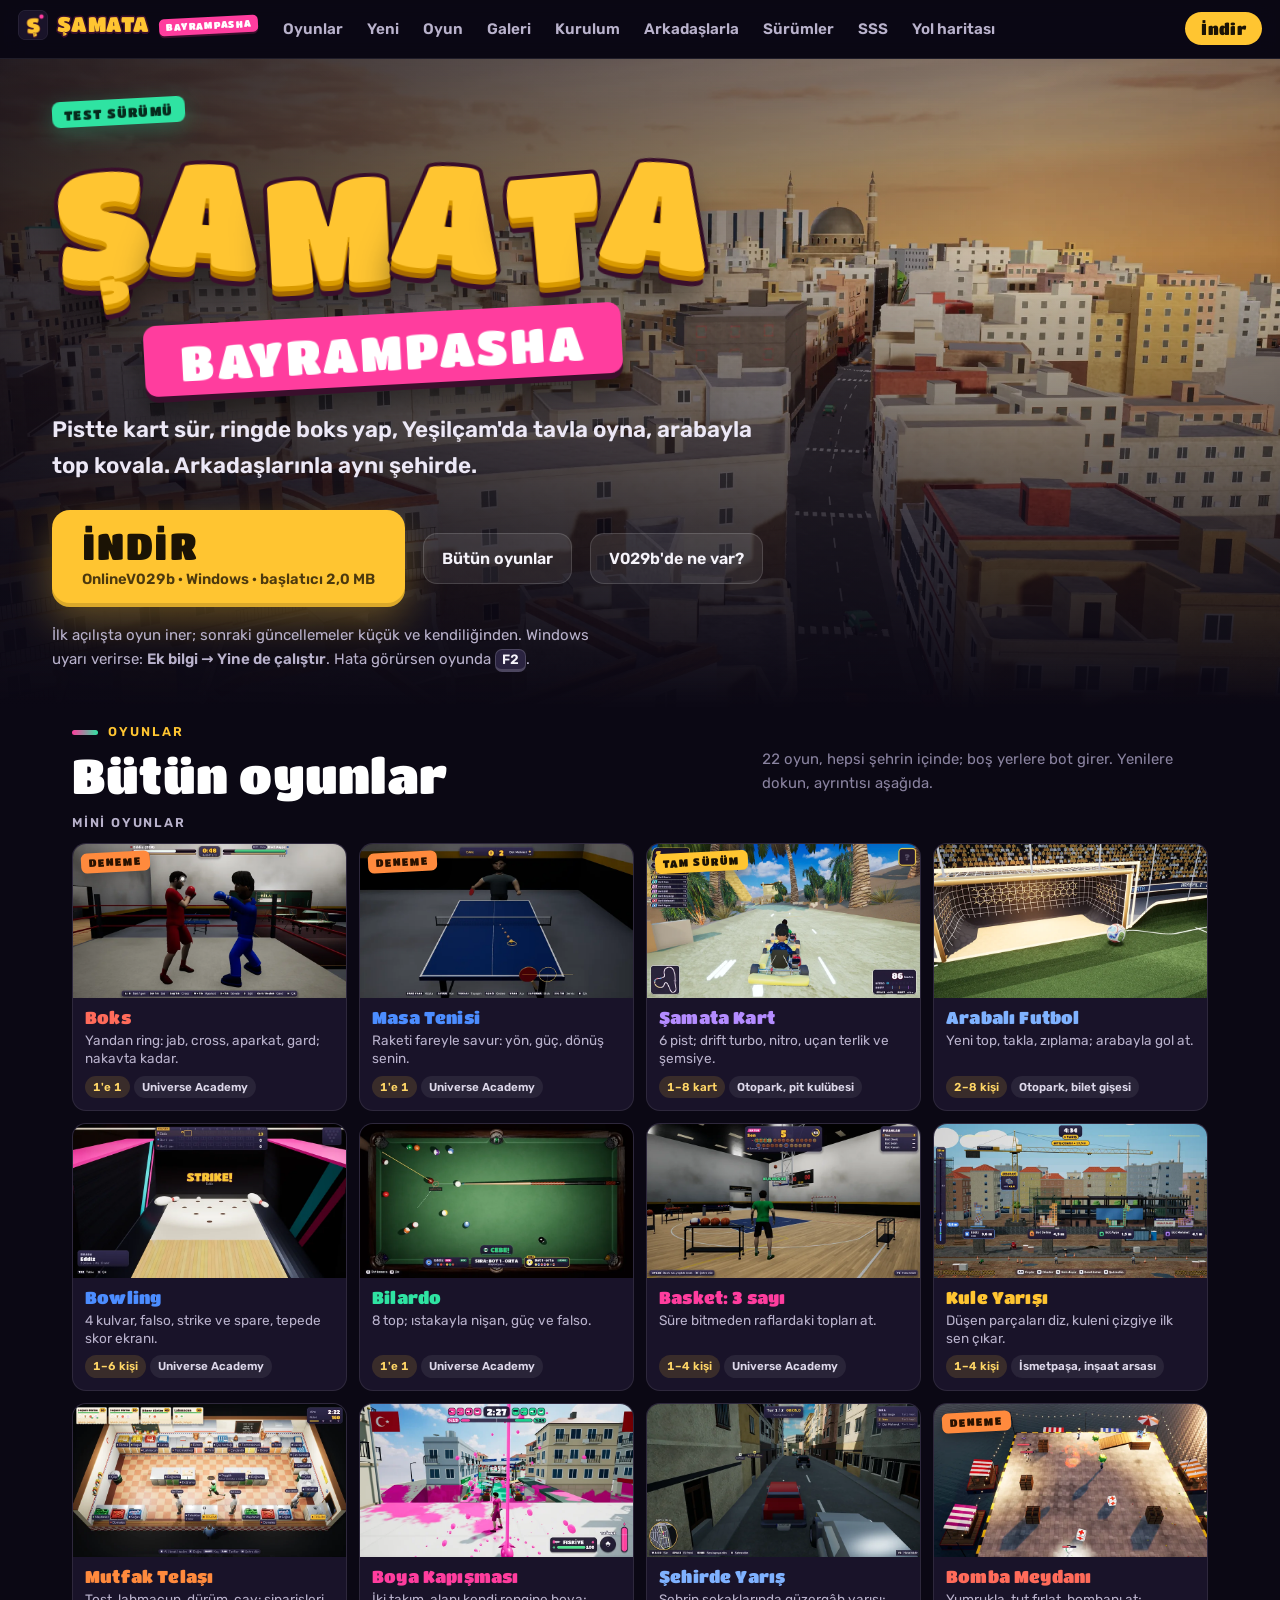
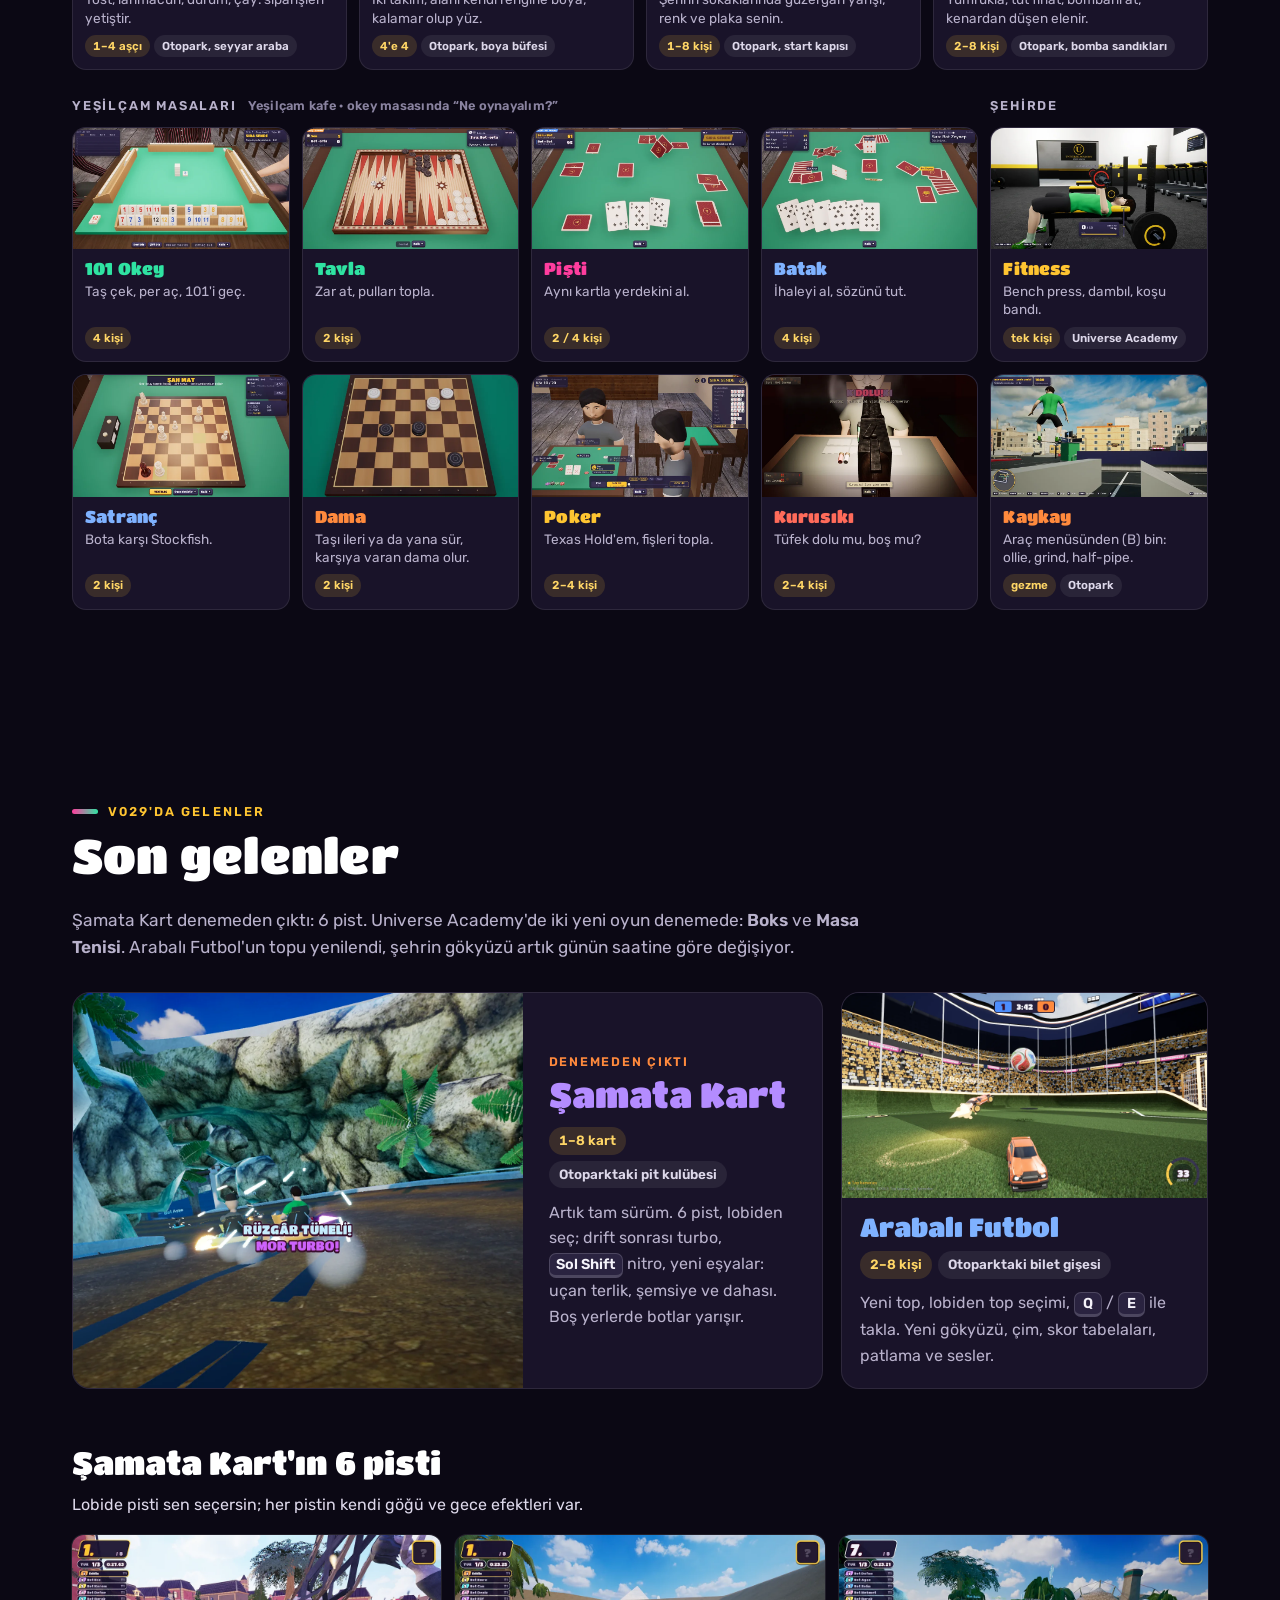
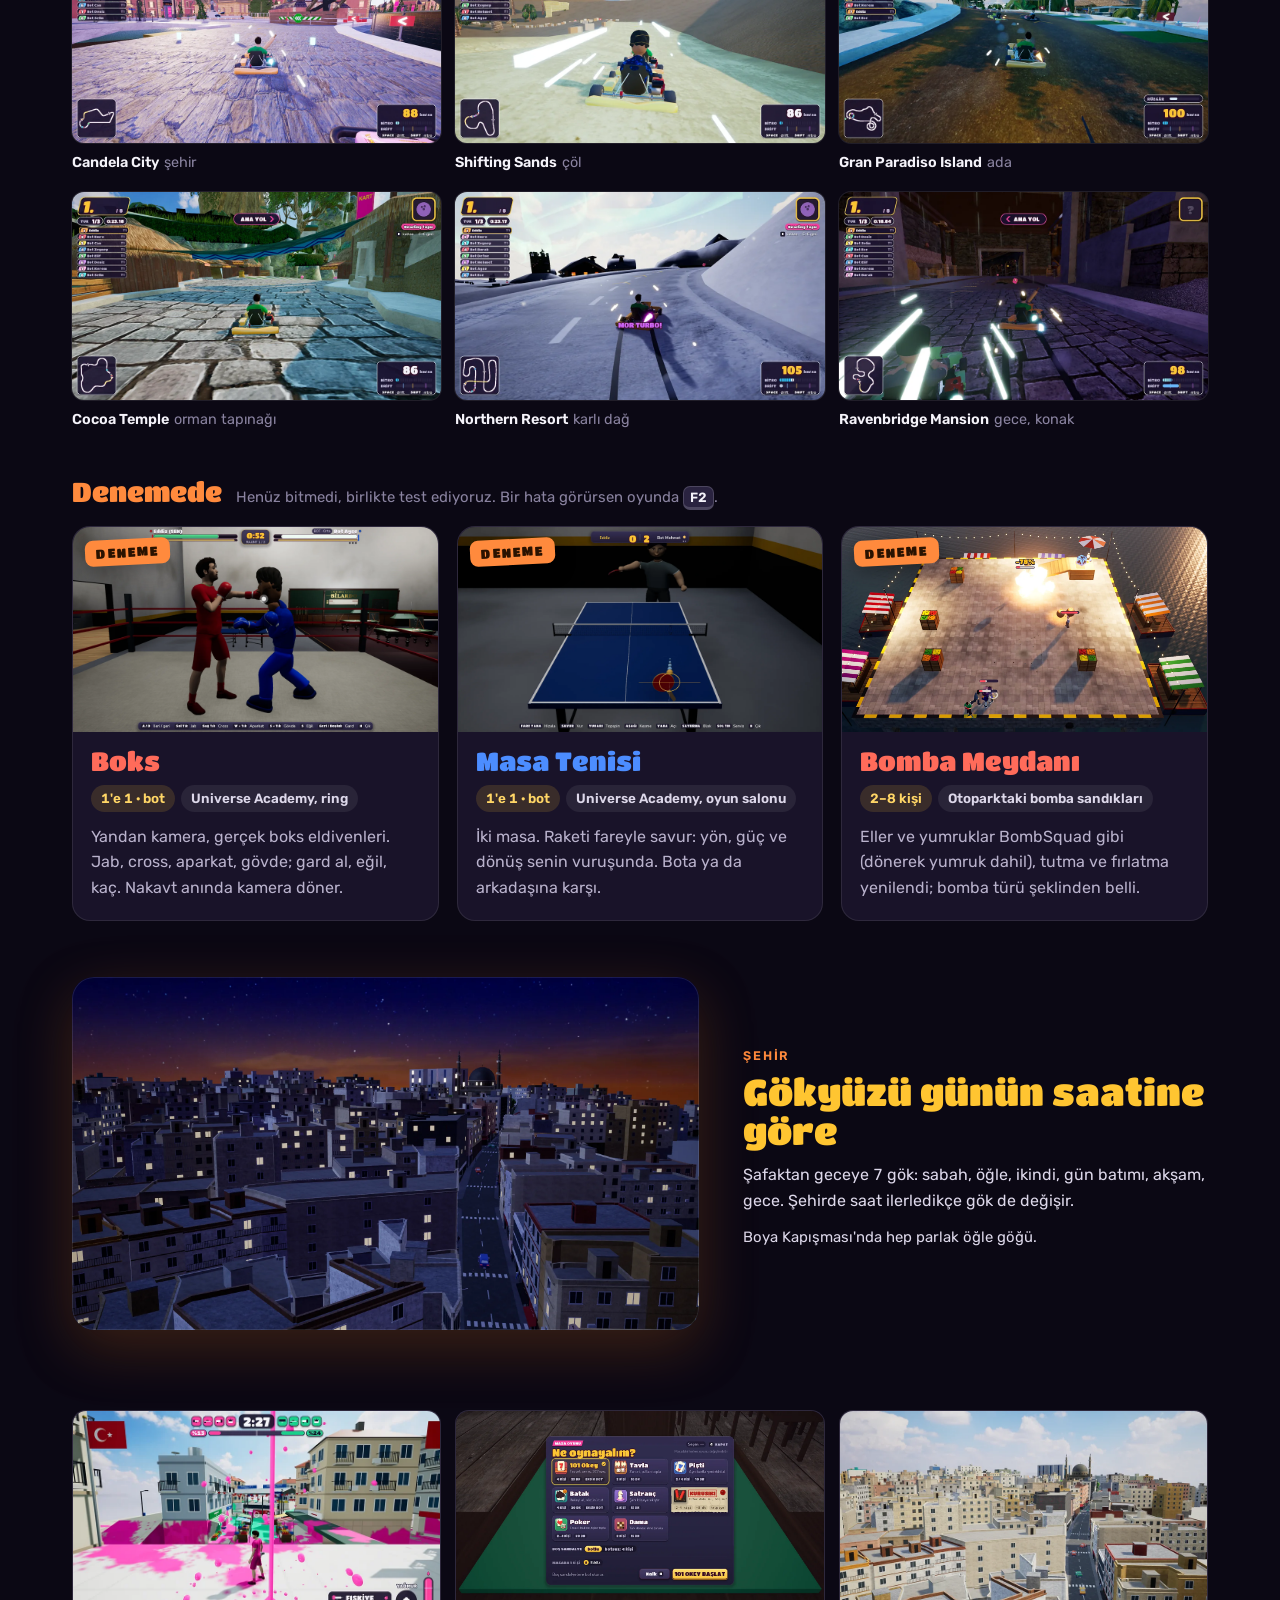
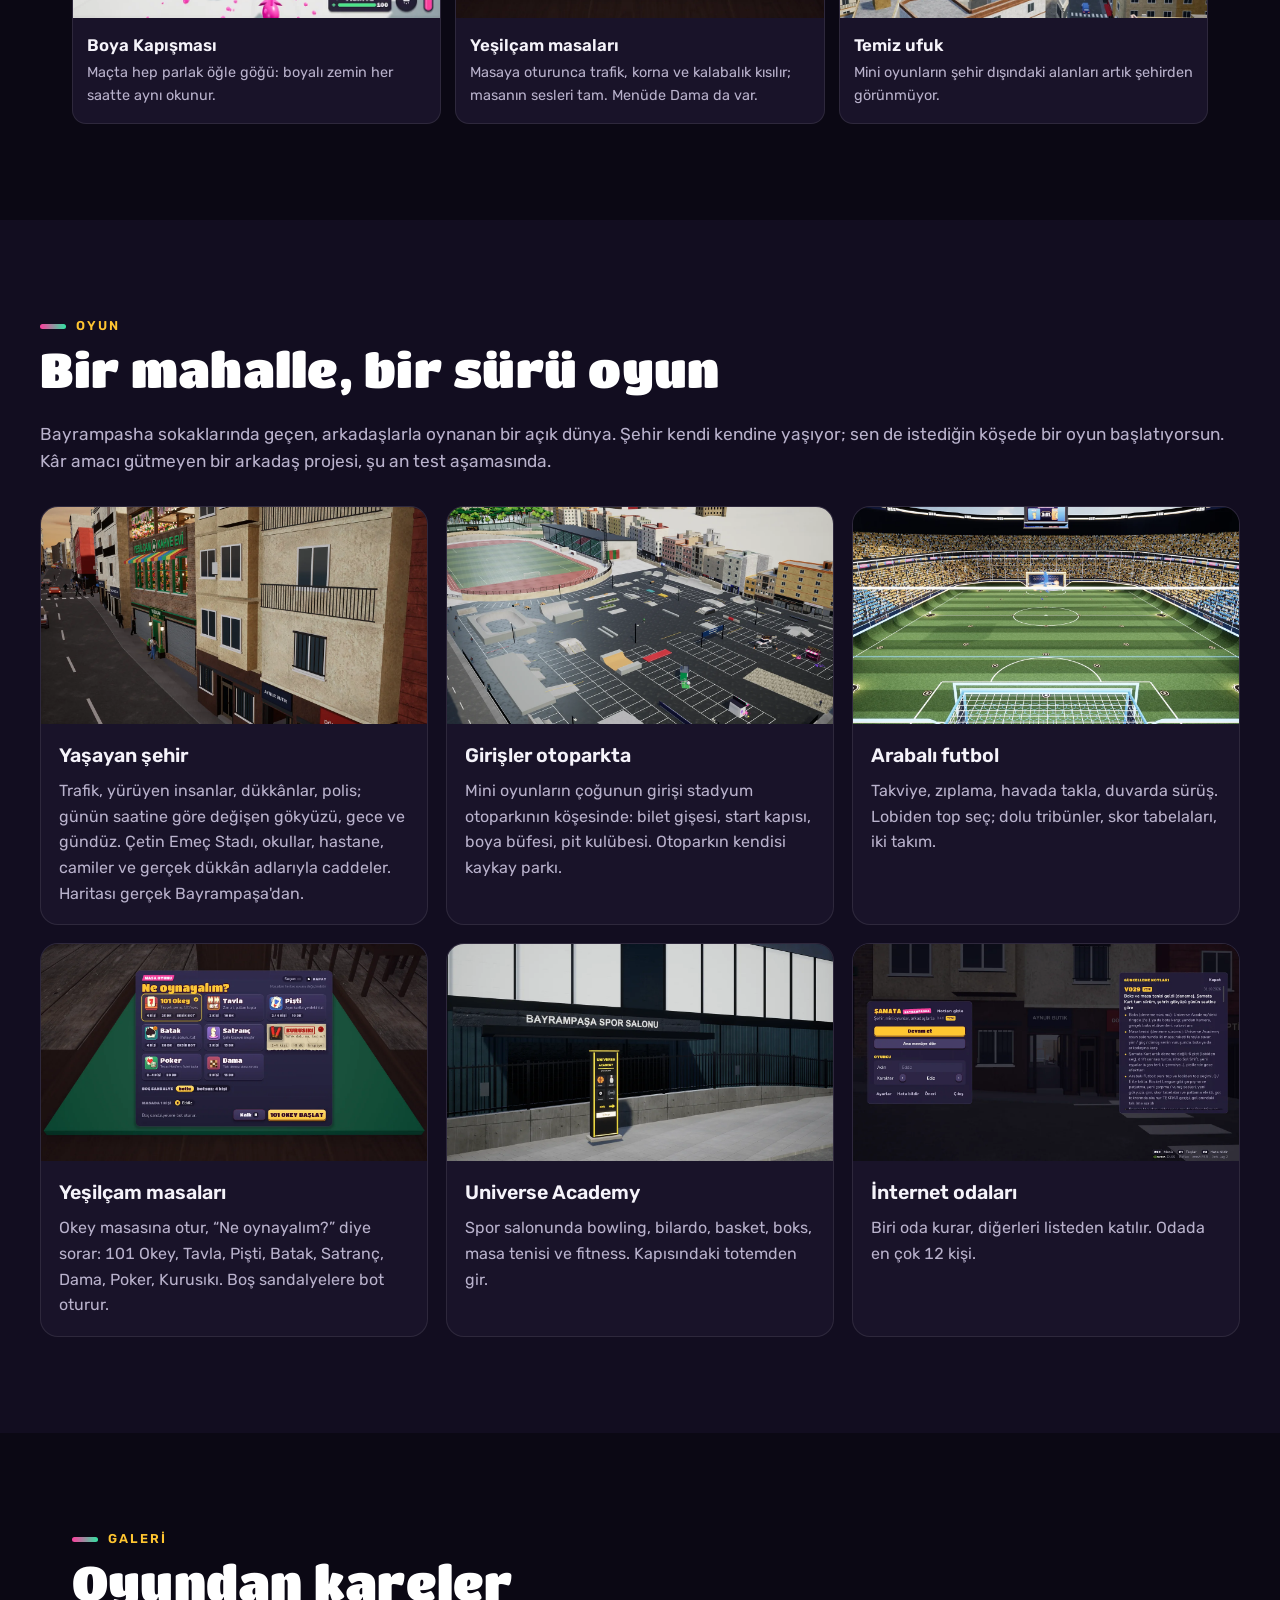
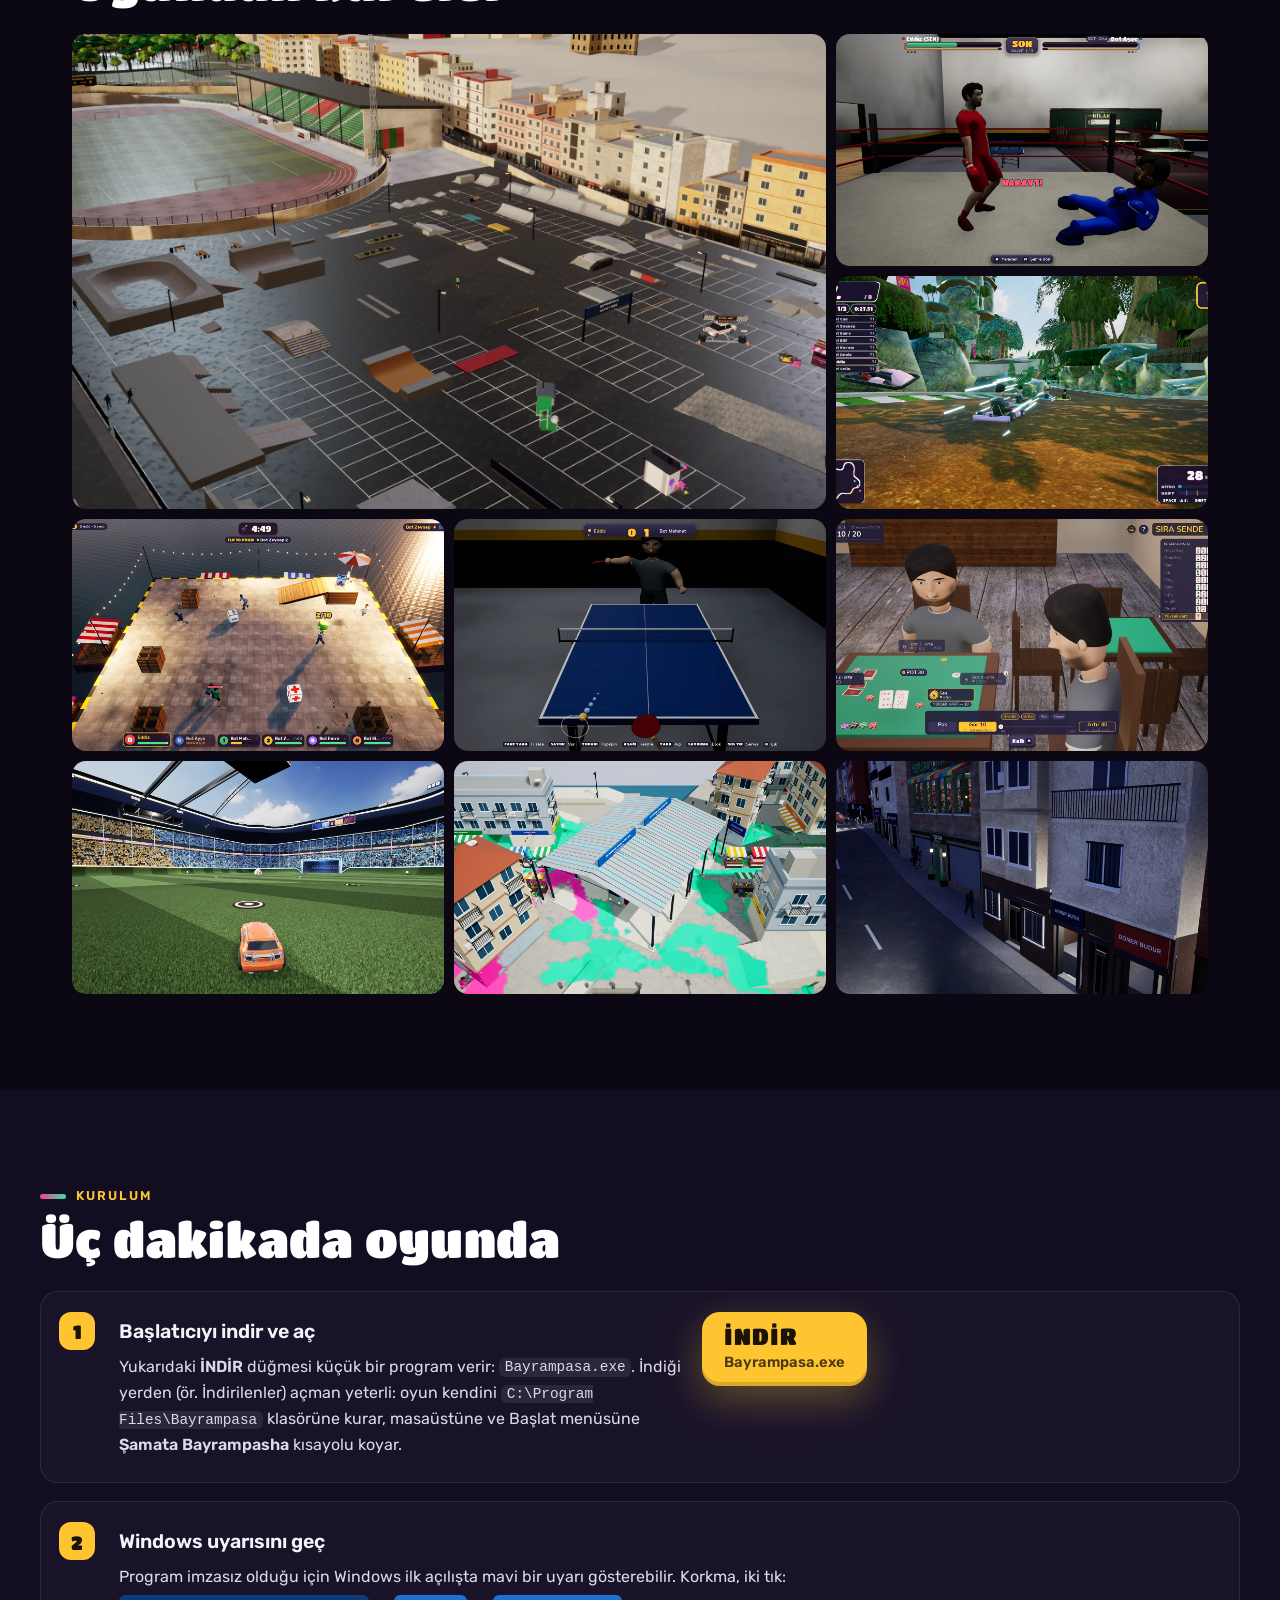
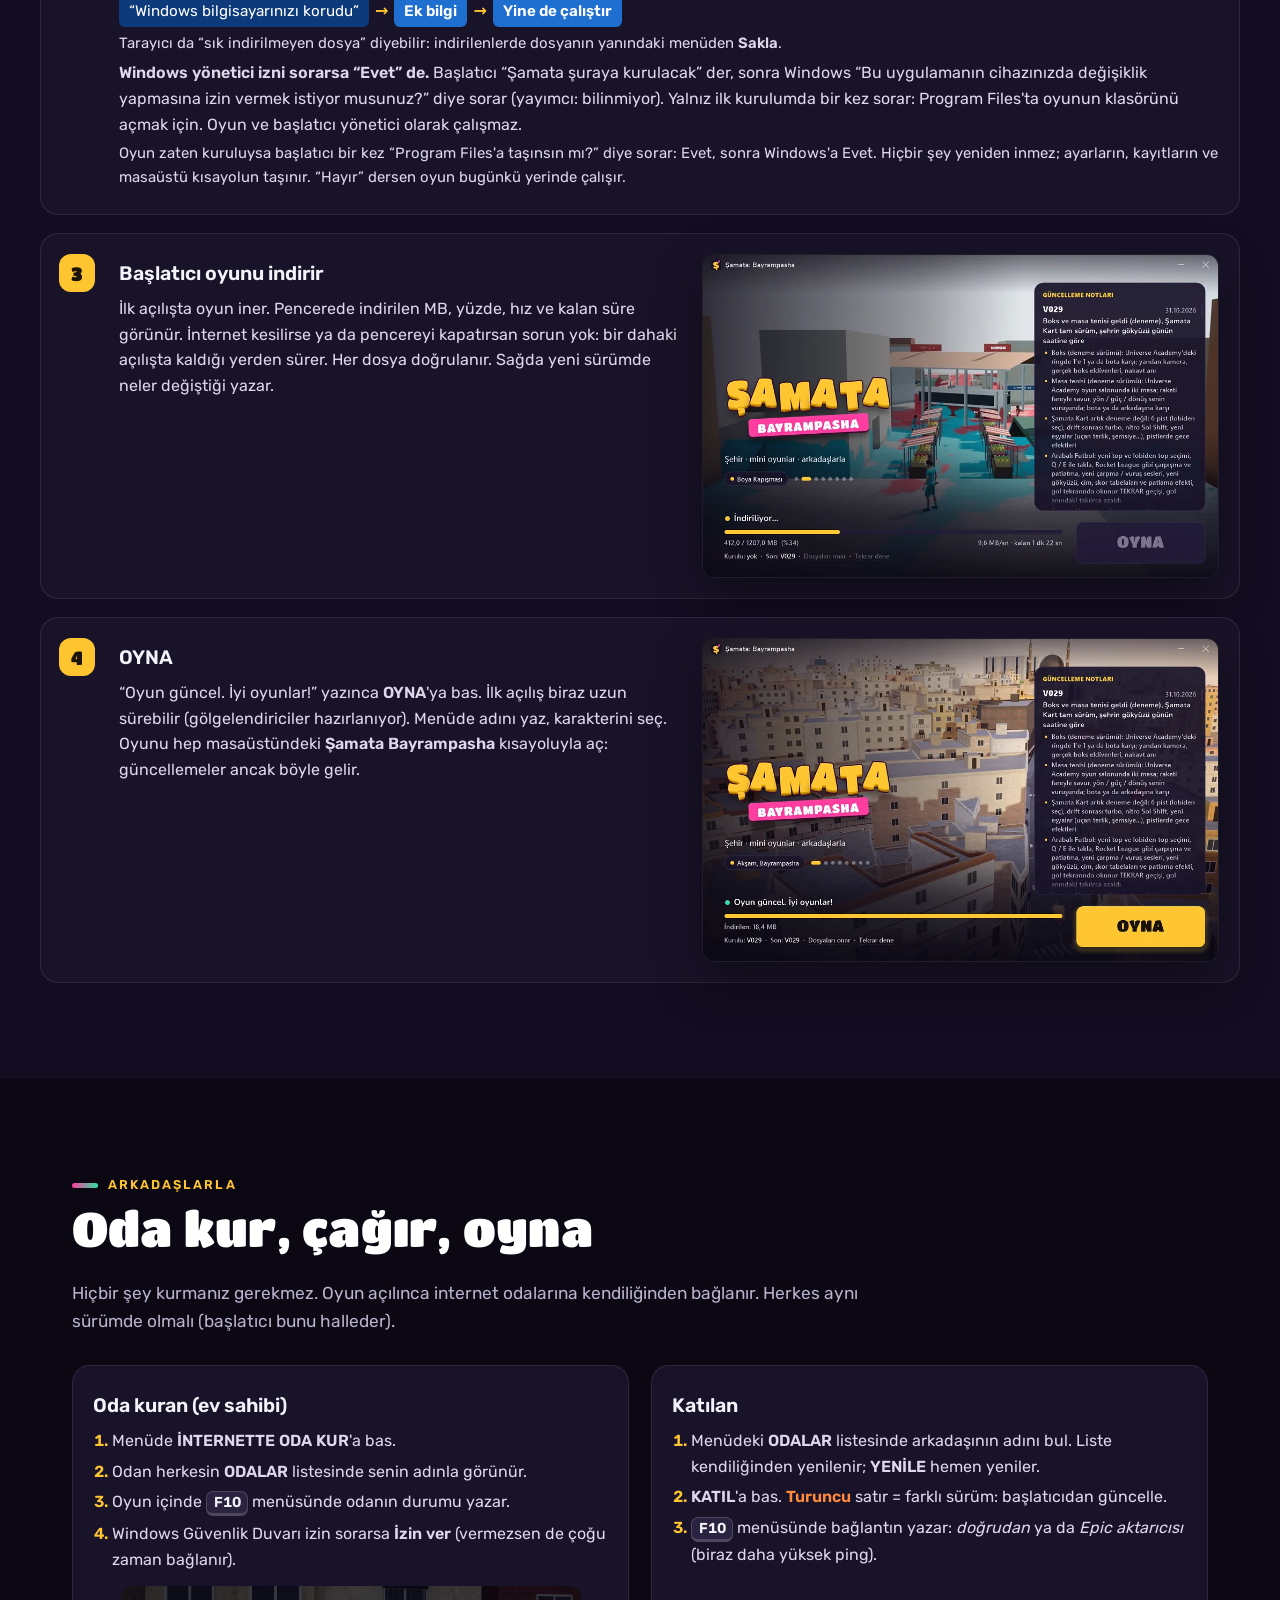
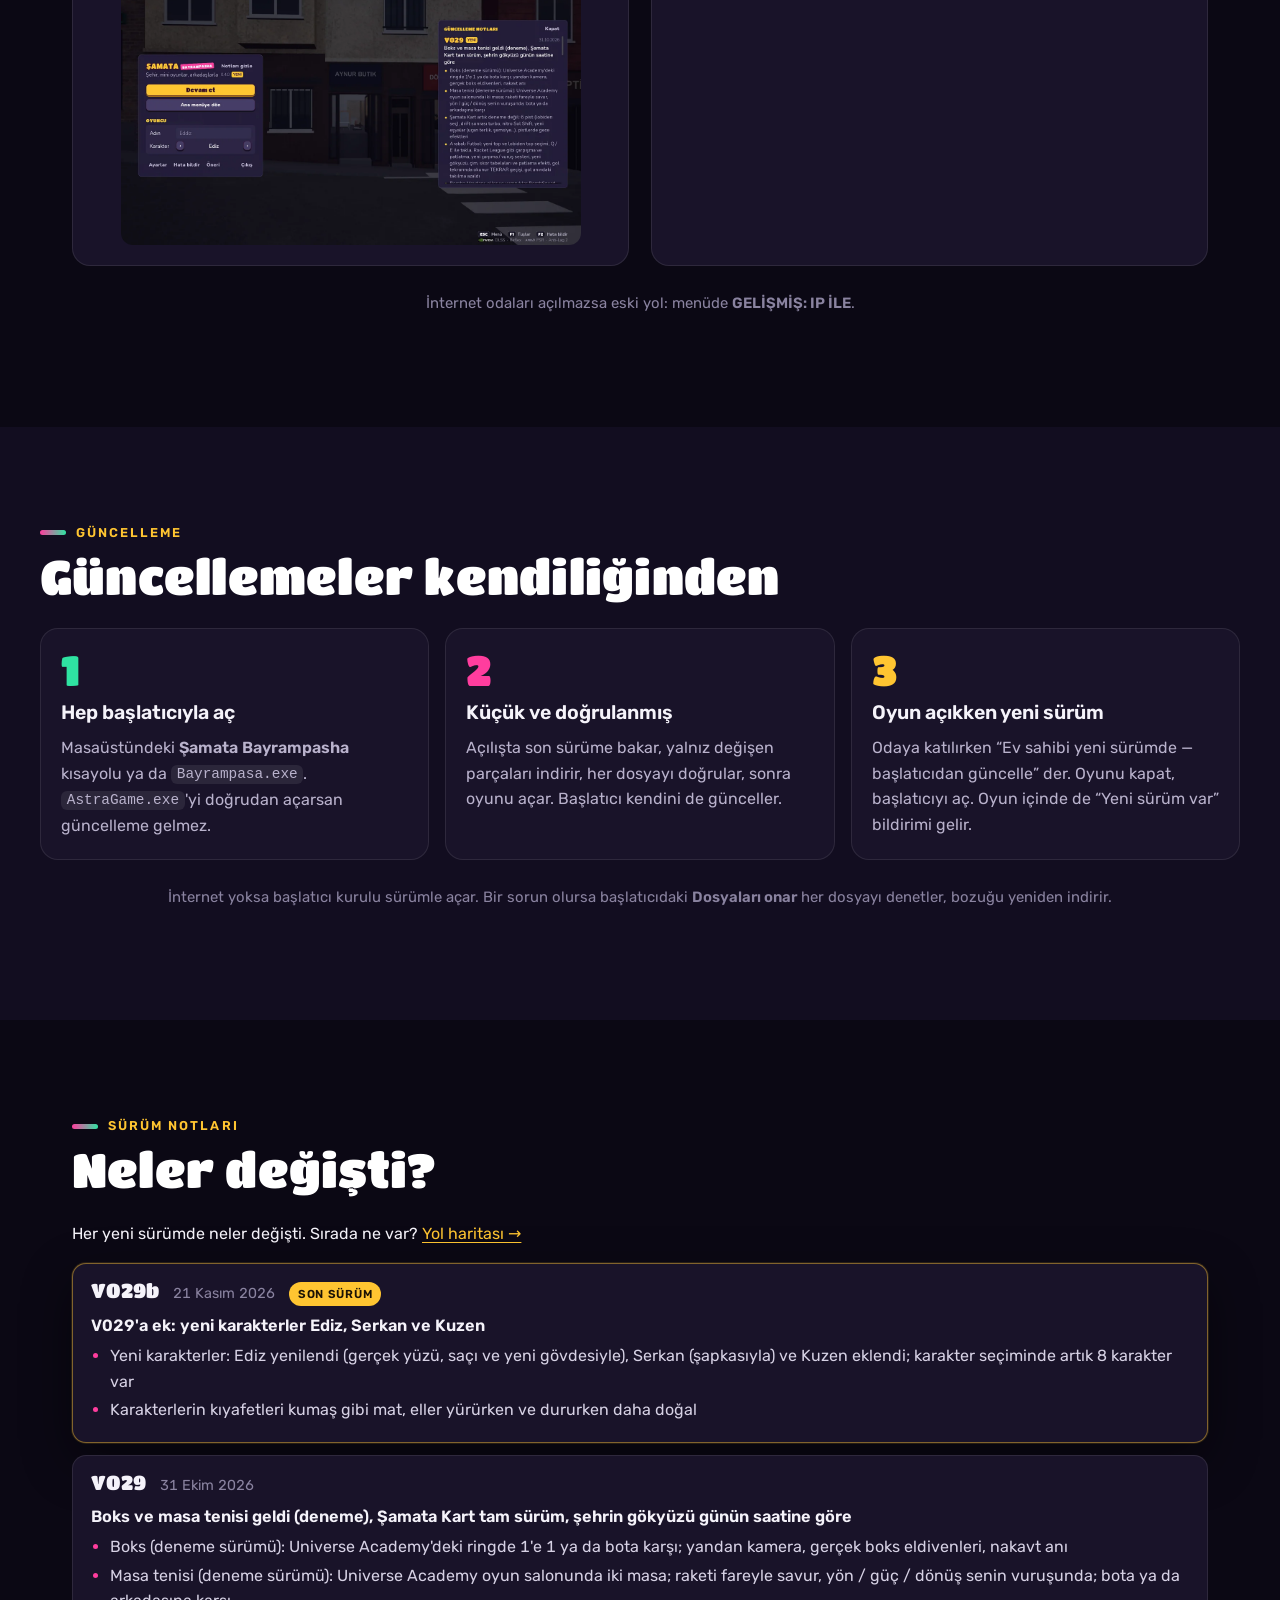
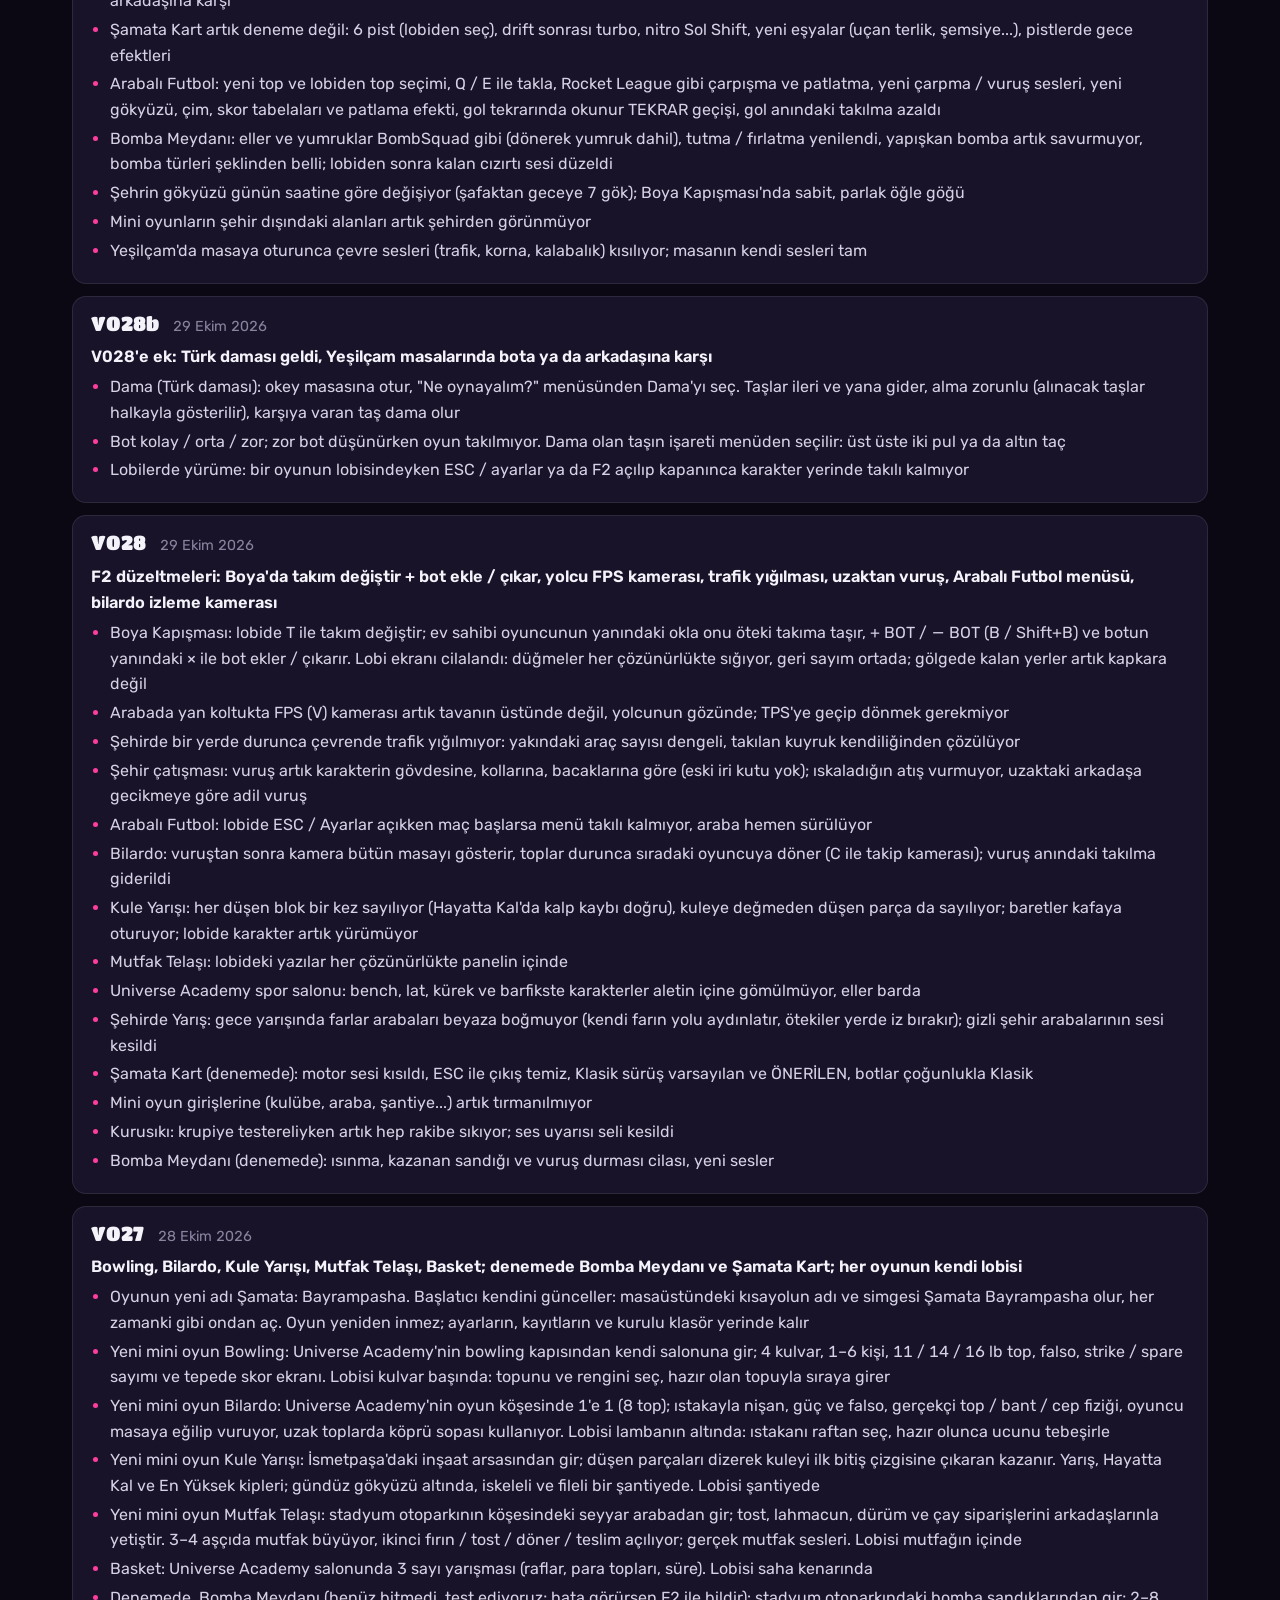
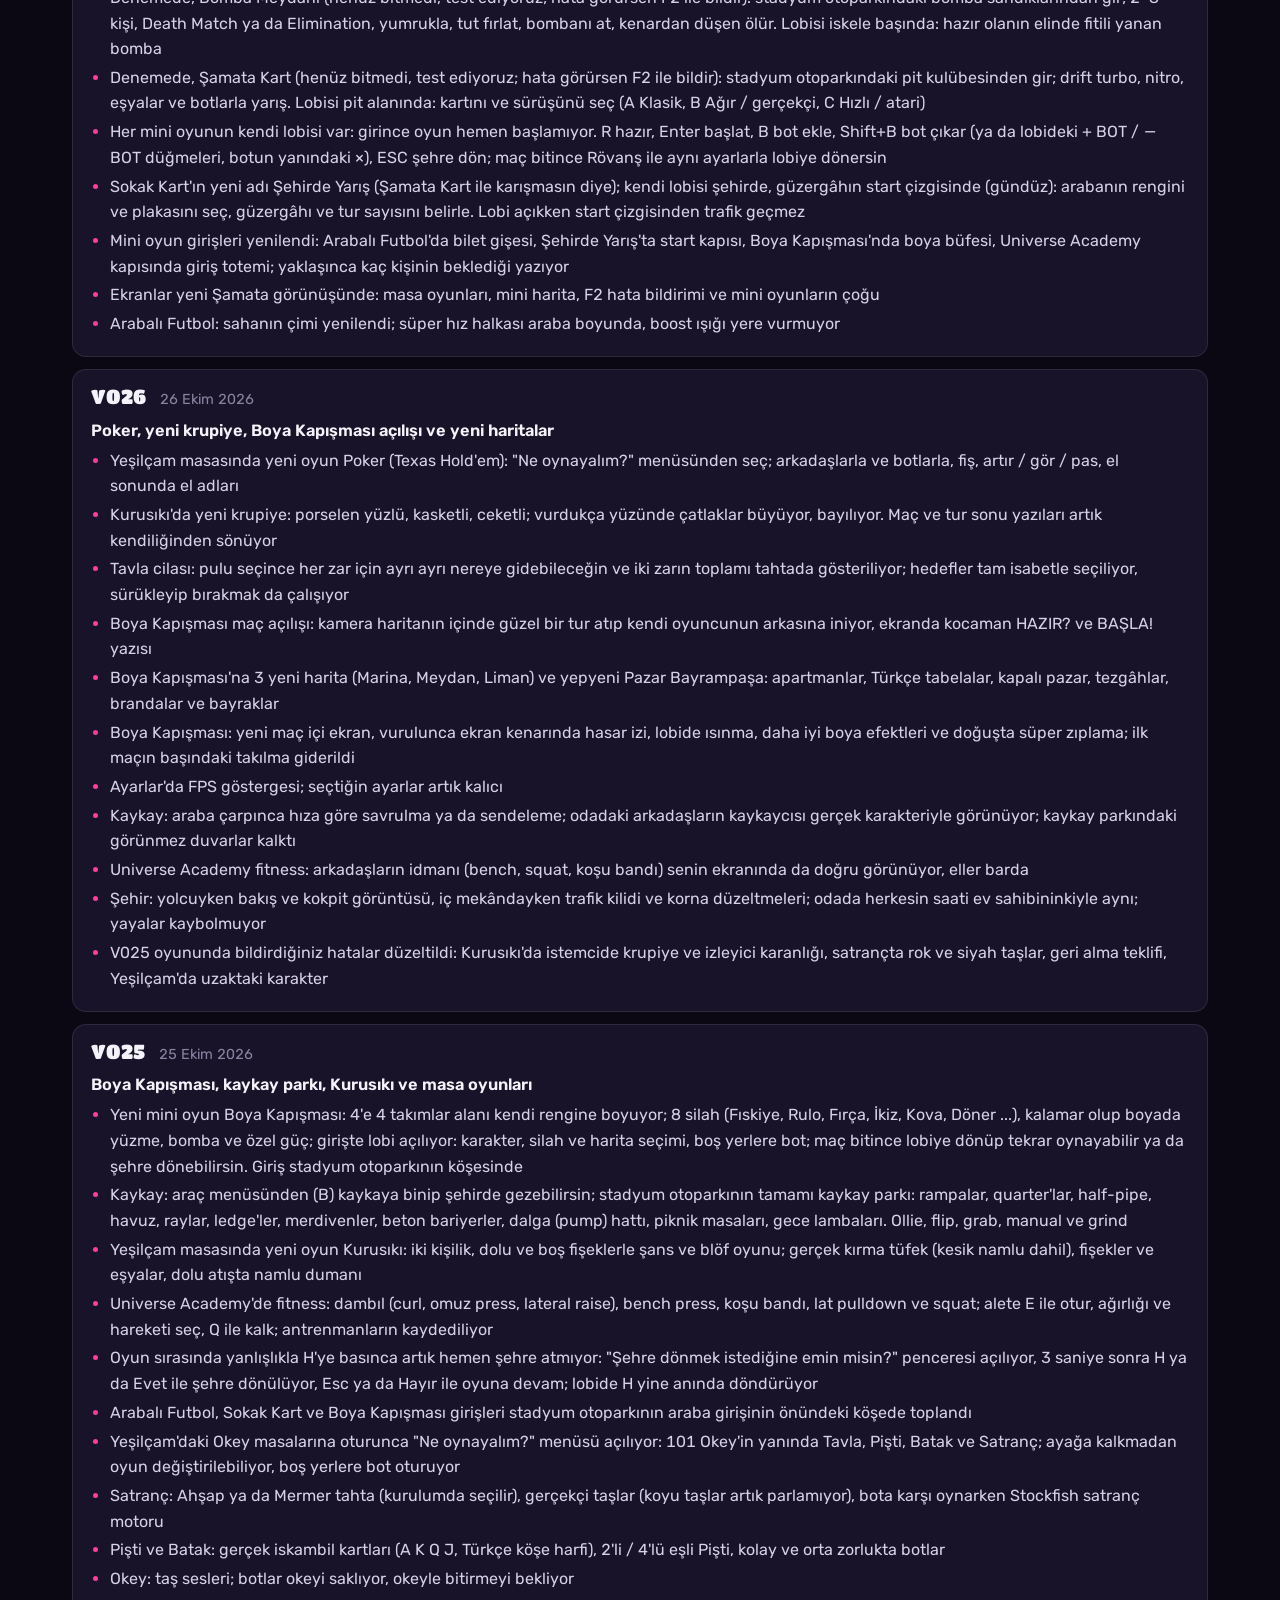
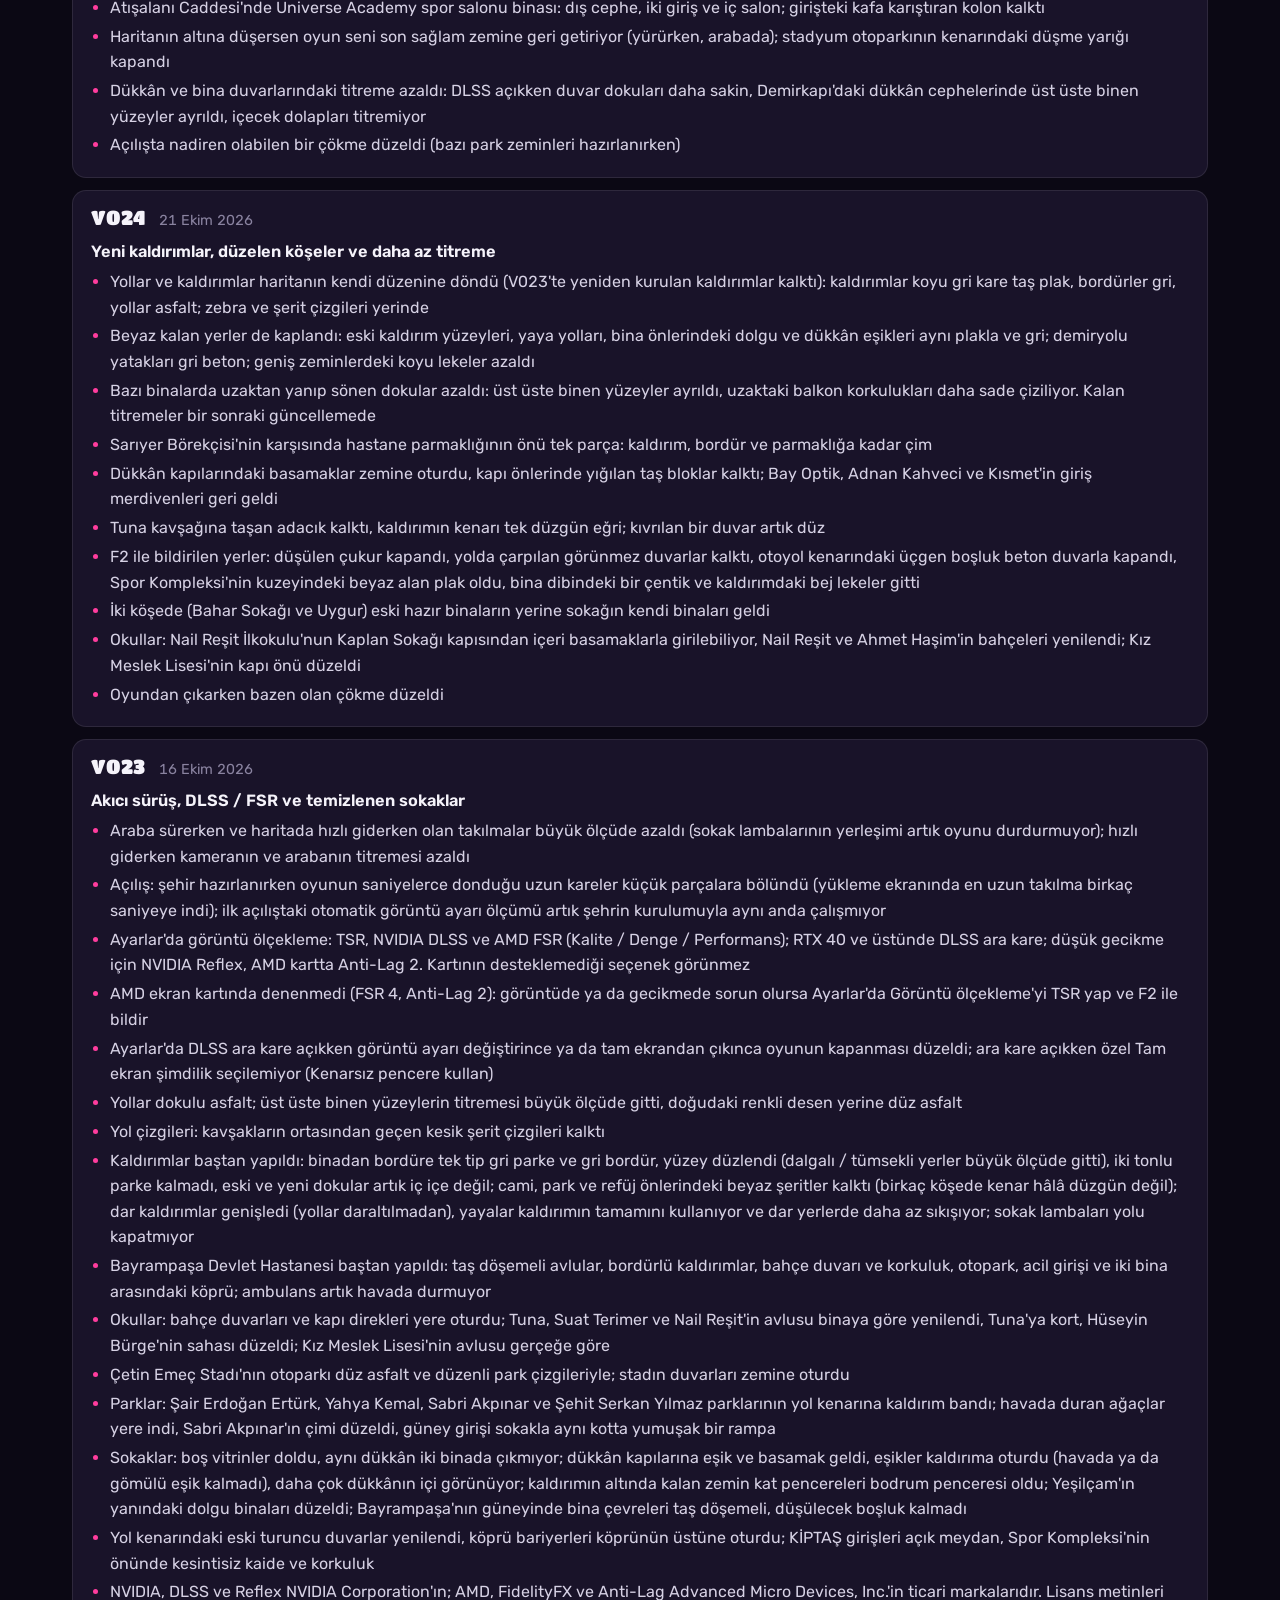
<file: site/index.html>
<!doctype html>
<html lang="tr">
<head>
<meta charset="utf-8">
<meta name="viewport" content="width=device-width, initial-scale=1, viewport-fit=cover">
<title>Şamata: Bayrampasha — arkadaşlarla açık dünya (test sürümü)</title>
<meta name="description" content="Şamata: Bayrampasha — Bayrampasha'da geçen açık dünya: Şamata Kart, Boks, Masa Tenisi, Bowling, Bilardo, Kule Yarışı, Mutfak Telaşı, Basket, Boya Kapışması, Arabalı Futbol, Yeşilçam masaları, kaykay parkı ve arkadaşlarla internet odaları. Ücretsiz test sürümü.">
<meta name="theme-color" content="#0b0814">
<meta property="og:title" content="Şamata: Bayrampasha — test sürümü">
<meta property="og:description" content="Şamata Kart, Boks, Masa Tenisi, Bowling, Bilardo ve bir sürü mini oyun daha. Arkadaşlarla internet odaları.">
<meta property="og:image" content="https://bpasa.edizegemercan.com.tr/img/og.jpg">
<meta property="og:image:width" content="1200">
<meta property="og:image:height" content="630">
<meta property="og:site_name" content="Şamata: Bayrampasha">
<meta name="twitter:card" content="summary_large_image">
<meta property="og:type" content="website">
<link rel="icon" href="favicon.ico" sizes="16x16 24x24 32x32 48x48">
<link rel="icon" href="img/simge-64.png" type="image/png" sizes="64x64">
<link rel="apple-touch-icon" href="img/simge-180.png">
<link rel="preload" href="font/titan.woff" as="font" type="font/woff" crossorigin>
<link rel="stylesheet" href="stil.css">
</head>
<body>

<header class="ust">
  <a class="logo" href="#ana" aria-label="Şamata: Bayrampasha — başa dön"><span class="marka-kucuk"><img src="img/simge-64.png" alt="" width="30" height="30"><span class="marka-kucuk-ad" aria-hidden="true">ŞAMATA</span><span class="marka-kucuk-kurdele" aria-hidden="true">BAYRAMPASHA</span></span></a>
  <nav class="menu" aria-label="Bölümler">
    <a href="#oyunlar">Oyunlar</a>
    <a href="#yeni">Yeni</a>
    <a href="#oyun">Oyun</a>
    <a href="#galeri">Galeri</a>
    <a href="#kurulum">Kurulum</a>
    <a href="#arkadaslar">Arkadaşlarla</a>
    <a href="#surumler">Sürümler</a>
    <a href="#sss">SSS</a>
    <a href="yol-haritasi.html">Yol haritası</a>
  </nav>
  <a class="ust-indir" href="https://github.com/EddizEge/BayrampashaGame/releases/latest/download/Bayrampasa.exe">İndir</a>
</header>

<main>
<!-- ============================================================ ANA SAYFA -->
<section id="ana" class="kahraman">
  <img class="kahraman-gorsel" src="img/hero.webp" alt="Gün batımında Bayrampasha yukarıdan: turuncu gökyüzü, apartmanlar, uzakta cami, trafiği akan cadde" fetchpriority="high">
  <div class="kahraman-ic">
    <span class="rozet-test">TEST SÜRÜMÜ</span>
    <h1 class="marka"><span class="gorunmez">Şamata: Bayrampasha</span><span class="marka-kelime" aria-hidden="true"><span>Ş</span><span>A</span><span>M</span><span>A</span><span>T</span><span>A</span></span><span class="marka-kurdele" aria-hidden="true">BAYRAMPASHA</span></h1>
    <p class="slogan">Pistte kart sür, ringde boks yap, Yeşilçam'da tavla oyna, arabayla top kovala.
      Arkadaşlarınla aynı şehirde.</p>
    <div class="kahraman-eylem">
      <a class="indir-dugme" id="indir" href="https://github.com/EddizEge/BayrampashaGame/releases/latest/download/Bayrampasa.exe">
        <span class="indir-ust">İNDİR</span>
        <span class="indir-alt"><span data-surum>OnlineV029b</span> · Windows · başlatıcı <span data-exe-boyut>2,0 MB</span></span>
      </a>
      <a class="ikincil-dugme" href="#oyunlar">Bütün oyunlar</a>
      <a class="ikincil-dugme" href="#surumler">V029b'de ne var?</a>
    </div>
    <p class="kahraman-not">İlk açılışta oyun iner; sonraki güncellemeler küçük ve kendiliğinden.
      Windows uyarı verirse: <b>Ek bilgi → Yine de çalıştır</b>. Hata görürsen oyunda <kbd>F2</kbd>.</p>
  </div>
</section>

<!-- ============================================================ BÜTÜN OYUNLAR -->
<section id="oyunlar" class="bolum oyunlar">
  <div class="oyunlar-bas">
    <div>
      <p class="ust-etiket">Oyunlar</p>
      <h2>Bütün oyunlar</h2>
    </div>
    <p class="ince">22 oyun, hepsi şehrin içinde; boş yerlere bot girer. Yenilere dokun, ayrıntısı aşağıda.</p>
  </div>
  <h3 class="grup-ad">Mini oyunlar</h3>
  <ul class="dosemeler dosemeler-mini">
      <li><a class="doseme d-boks" href="#yeni-boks"><span class="doseme-gorsel"><img src="img/o-boks.webp" alt="Boks: ringde kırmızı ve mavi köşe yandan, yumruk isabet ediyor" loading="lazy" width="800" height="450"><span class="isaret deneme">DENEME</span></span><span class="doseme-ad">Boks</span><span class="doseme-tan">Yandan ring: jab, cross, aparkat, gard; nakavta kadar.</span><span class="doseme-bilgi"><span>1'e 1</span><span>Universe Academy</span></span></a></li>
      <li><a class="doseme d-tenis" href="#yeni-tenis"><span class="doseme-gorsel"><img src="img/o-tenis.webp" alt="Masa Tenisi: top oyuncunun raketine geliyor, karşıda bot rakip, üstte skor" loading="lazy" width="800" height="450"><span class="isaret deneme">DENEME</span></span><span class="doseme-ad">Masa Tenisi</span><span class="doseme-tan">Raketi fareyle savur: yön, güç, dönüş senin.</span><span class="doseme-bilgi"><span>1'e 1</span><span>Universe Academy</span></span></a></li>
      <li><a class="doseme d-samata" href="#yeni-kart"><span class="doseme-gorsel"><img src="img/o-kart.webp" alt="Şamata Kart: Shifting Sands çöl pistinde kartlar, yanda palmiyeler" loading="lazy" width="800" height="450"><span class="isaret yeni">TAM SÜRÜM</span></span><span class="doseme-ad">Şamata Kart</span><span class="doseme-tan">6 pist; drift turbo, nitro, uçan terlik ve şemsiye.</span><span class="doseme-bilgi"><span>1–8 kart</span><span>Otopark, pit kulübesi</span></span></a></li>
      <li><a class="doseme d-futbol" href="#yeni-futbol"><span class="doseme-gorsel"><img src="img/o-futbol.webp" alt="Arabalı Futbol: yeni top kalenin önünde, arkada tribünler" loading="lazy" width="800" height="450"></span><span class="doseme-ad">Arabalı Futbol</span><span class="doseme-tan">Yeni top, takla, zıplama; arabayla gol at.</span><span class="doseme-bilgi"><span>2–8 kişi</span><span>Otopark, bilet gişesi</span></span></a></li>
      <li><a class="doseme d-bowling" href="img/bowling.webp" data-buyut><span class="doseme-gorsel"><img src="img/o-bowling.webp" alt="Bowling: labutlar devrildi, ekranda STRIKE!" loading="lazy" width="800" height="450"></span><span class="doseme-ad">Bowling</span><span class="doseme-tan">4 kulvar, falso, strike ve spare, tepede skor ekranı.</span><span class="doseme-bilgi"><span>1–6 kişi</span><span>Universe Academy</span></span></a></li>
      <li><a class="doseme d-bilardo" href="img/bilardo.webp" data-buyut><span class="doseme-gorsel"><img src="img/o-bilardo.webp" alt="Bilardo üstten: top cebe giriyor, ekranda CEBE!" loading="lazy" width="800" height="450"></span><span class="doseme-ad">Bilardo</span><span class="doseme-tan">8 top; ıstakayla nişan, güç ve falso.</span><span class="doseme-bilgi"><span>1'e 1</span><span>Universe Academy</span></span></a></li>
      <li><a class="doseme d-basket" href="img/basket.webp" data-buyut><span class="doseme-gorsel"><img src="img/o-basket.webp" alt="Basket 3 sayı yarışması: salonda şut" loading="lazy" width="800" height="450"></span><span class="doseme-ad">Basket: 3 sayı</span><span class="doseme-tan">Süre bitmeden raflardaki topları at.</span><span class="doseme-bilgi"><span>1–4 kişi</span><span>Universe Academy</span></span></a></li>
      <li><a class="doseme d-kule" href="img/kule.webp" data-buyut><span class="doseme-gorsel"><img src="img/o-kule.webp" alt="Kule Yarışı: şantiyede vinç altında dört oyuncunun kuleleri, arkada apartmanlar ve gök" loading="lazy" width="800" height="450"></span><span class="doseme-ad">Kule Yarışı</span><span class="doseme-tan">Düşen parçaları diz, kuleni çizgiye ilk sen çıkar.</span><span class="doseme-bilgi"><span>1–4 kişi</span><span>İsmetpaşa, inşaat arsası</span></span></a></li>
      <li><a class="doseme d-mutfak" href="img/mutfak.webp" data-buyut><span class="doseme-gorsel"><img src="img/o-mutfak.webp" alt="Mutfak Telaşı: yukarıdan mutfak, aşçılar tezgâhlar arasında" loading="lazy" width="800" height="450"></span><span class="doseme-ad">Mutfak Telaşı</span><span class="doseme-tan">Tost, lahmacun, dürüm, çay: siparişleri yetiştir.</span><span class="doseme-bilgi"><span>1–4 aşçı</span><span>Otopark, seyyar araba</span></span></a></li>
      <li><a class="doseme d-boya" href="img/b-boya.webp" data-buyut><span class="doseme-gorsel"><img src="img/o-boya.webp" alt="Boya Kapışması: Bayrampaşa Pazarı haritasında maç, öğle göğü" loading="lazy" width="800" height="450"></span><span class="doseme-ad">Boya Kapışması</span><span class="doseme-tan">İki takım, alanı kendi rengine boya; kalamar olup yüz.</span><span class="doseme-bilgi"><span>4'e 4</span><span>Otopark, boya büfesi</span></span></a></li>
      <li><a class="doseme d-yaris" href="img/b-yaris.webp" data-buyut><span class="doseme-gorsel"><img src="img/o-yaris.webp" alt="Şehirde Yarış: kırmızı araba caddede, yanında rakip araba, sağ üstte sıra" loading="lazy" width="800" height="450"></span><span class="doseme-ad">Şehirde Yarış</span><span class="doseme-tan">Şehrin sokaklarında güzergâh yarışı; renk ve plaka senin.</span><span class="doseme-bilgi"><span>1–8 kişi</span><span>Otopark, start kapısı</span></span></a></li>
      <li><a class="doseme d-bomba" href="#yeni-bomba"><span class="doseme-gorsel"><img src="img/o-bomba.webp" alt="Bomba Meydanı: iskeledeki arenada oyuncular ve sandıklar, yukarıdan" loading="lazy" width="800" height="450"><span class="isaret deneme">DENEME</span></span><span class="doseme-ad">Bomba Meydanı</span><span class="doseme-tan">Yumrukla, tut fırlat, bombanı at; kenardan düşen elenir.</span><span class="doseme-bilgi"><span>2–8 kişi</span><span>Otopark, bomba sandıkları</span></span></a></li>
  </ul>
  <div class="oyunlar-alt">
    <div class="grup grup-masa">
      <h3 class="grup-ad">Yeşilçam masaları <span>Yeşilçam kafe · okey masasında “Ne oynayalım?”</span></h3>
      <ul class="dosemeler dosemeler-masa">
        <li><a class="doseme d-okey" href="img/b-okey.webp" data-buyut><span class="doseme-gorsel"><img src="img/o-okey.webp" alt="101 Okey: ıstakada taşlar, masanın ortasında deste" loading="lazy" width="800" height="450"></span><span class="doseme-ad">101 Okey</span><span class="doseme-tan">Taş çek, per aç, 101'i geç.</span><span class="doseme-bilgi"><span>4 kişi</span></span></a></li>
        <li><a class="doseme d-tavla" href="img/b-tavla.webp" data-buyut><span class="doseme-gorsel"><img src="img/o-tavla.webp" alt="Tavla: ahşap tahtada pullar ve zarlar" loading="lazy" width="800" height="450"></span><span class="doseme-ad">Tavla</span><span class="doseme-tan">Zar at, pulları topla.</span><span class="doseme-bilgi"><span>2 kişi</span></span></a></li>
        <li><a class="doseme d-pisti" href="img/b-pisti.webp" data-buyut><span class="doseme-gorsel"><img src="img/o-pisti.webp" alt="Pişti: yeşil çuhada kartlar" loading="lazy" width="800" height="450"></span><span class="doseme-ad">Pişti</span><span class="doseme-tan">Aynı kartla yerdekini al.</span><span class="doseme-bilgi"><span>2 / 4 kişi</span></span></a></li>
        <li><a class="doseme d-batak" href="img/b-batak.webp" data-buyut><span class="doseme-gorsel"><img src="img/o-batak.webp" alt="Batak: elde kartlar, ortada el" loading="lazy" width="800" height="450"></span><span class="doseme-ad">Batak</span><span class="doseme-tan">İhaleyi al, sözünü tut.</span><span class="doseme-bilgi"><span>4 kişi</span></span></a></li>
        <li><a class="doseme d-satranc" href="img/b-satranc.webp" data-buyut><span class="doseme-gorsel"><img src="img/o-satranc.webp" alt="Satranç: ŞAH MAT, tahtada son konum" loading="lazy" width="800" height="450"></span><span class="doseme-ad">Satranç</span><span class="doseme-tan">Bota karşı Stockfish.</span><span class="doseme-bilgi"><span>2 kişi</span></span></a></li>
        <li><a class="doseme d-dama" href="img/b-dama.webp" data-buyut><span class="doseme-gorsel"><img src="img/o-dama.webp" alt="Türk daması: tahtada siyah ve beyaz taşlar, ikisi dama olmuş" loading="lazy" width="800" height="450"></span><span class="doseme-ad">Dama</span><span class="doseme-tan">Taşı ileri ya da yana sür, karşıya varan dama olur.</span><span class="doseme-bilgi"><span>2 kişi</span></span></a></li>
        <li><a class="doseme d-poker" href="img/g-poker.webp" data-buyut><span class="doseme-gorsel"><img src="img/o-poker.webp" alt="Poker: masada botlar, fişler ve ortadaki kartlar" loading="lazy" width="800" height="450"></span><span class="doseme-ad">Poker</span><span class="doseme-tan">Texas Hold'em, fişleri topla.</span><span class="doseme-bilgi"><span>2–4 kişi</span></span></a></li>
        <li><a class="doseme d-kurusiki" href="img/b-kurusiki.webp" data-buyut><span class="doseme-gorsel"><img src="img/o-kurusiki.webp" alt="Kurusıkı: masada tüfek, karşıda krupiye" loading="lazy" width="800" height="450"></span><span class="doseme-ad">Kurusıkı</span><span class="doseme-tan">Tüfek dolu mu, boş mu?</span><span class="doseme-bilgi"><span>2–4 kişi</span></span></a></li>
      </ul>
    </div>
    <div class="grup grup-sehir">
      <h3 class="grup-ad">Şehirde</h3>
      <ul class="dosemeler dosemeler-sehir">
        <li><a class="doseme d-fitness" href="img/b-fitness.webp" data-buyut><span class="doseme-gorsel"><img src="img/o-fitness.webp" alt="Universe Academy'de bench press" loading="lazy" width="800" height="450"></span><span class="doseme-ad">Fitness</span><span class="doseme-tan">Bench press, dambıl, koşu bandı.</span><span class="doseme-bilgi"><span>tek kişi</span><span>Universe Academy</span></span></a></li>
        <li><a class="doseme d-kaykay" href="img/b-kaykay.webp" data-buyut><span class="doseme-gorsel"><img src="img/o-kaykay.webp" alt="Kaykay parkında havada bir atlayış, arkada bulutlu gök" loading="lazy" width="800" height="450"></span><span class="doseme-ad">Kaykay</span><span class="doseme-tan">Araç menüsünden (B) bin: ollie, grind, half-pipe.</span><span class="doseme-bilgi"><span>gezme</span><span>Otopark</span></span></a></li>
      </ul>
    </div>
  </div>
</section>

<!-- ============================================================ YENİ (V029) -->
<section id="yeni" class="bolum">
  <p class="ust-etiket">V029'da gelenler</p>
  <h2>Son gelenler</h2>
  <p class="giris">Şamata Kart denemeden çıktı: 6 pist. Universe Academy'de iki yeni oyun denemede: <b>Boks</b> ve <b>Masa Tenisi</b>.
    Arabalı Futbol'un topu yenilendi, şehrin gökyüzü artık günün saatine göre değişiyor.</p>

  <div class="yeni-oyunlar">
    <article class="oyun-kart samata" id="yeni-kart">
      <figure class="oyun-gorsel"><img src="img/samata-kart.webp" alt="Şamata Kart: Gran Paradiso Island pistinde rüzgâr tünelinden mor turboyla çıkan kart, solda sıralama, sağda hız göstergesi" loading="lazy" width="1920" height="1080"></figure>
      <div class="oyun-yazi">
        <p class="ust-not">Denemeden çıktı</p>
        <h3>Şamata Kart</h3>
        <ul class="oyun-bilgi" aria-label="Kişi ve giriş"><li>1–8 kart</li><li>Otoparktaki pit kulübesi</li></ul>
        <p>Artık tam sürüm. 6 pist, lobiden seç; drift sonrası turbo, <kbd>Sol Shift</kbd> nitro, yeni eşyalar: uçan terlik, şemsiye ve dahası.
          Boş yerlerde botlar yarışır.</p>
      </div>
    </article>
    <article class="oyun-kart futbol" id="yeni-futbol">
      <figure class="oyun-gorsel"><img src="img/futbol-top.webp" alt="Arabalı Futbol: yeni top havada, turuncu araba ve takviyeyle uçan rakip, arkada dolu tribünler" loading="lazy" width="1920" height="1080"></figure>
      <div class="oyun-yazi">
        <h3>Arabalı Futbol</h3>
        <ul class="oyun-bilgi" aria-label="Kişi ve giriş"><li>2–8 kişi</li><li>Otoparktaki bilet gişesi</li></ul>
        <p>Yeni top, lobiden top seçimi, <kbd>Q</kbd> / <kbd>E</kbd> ile takla. Yeni gökyüzü, çim, skor tabelaları, patlama ve sesler.</p>
      </div>
    </article>
  </div>

  <div class="lobiler pistler">
    <div class="lobi-yazi">
      <h3>Şamata Kart'ın 6 pisti</h3>
      <p>Lobide pisti sen seçersin; her pistin kendi göğü ve gece efektleri var.</p>
    </div>
    <ul class="lobi-serit" aria-label="Şamata Kart pistlerinden kareler">
      <li><figure><img src="img/pist-1.webp" alt="Candela City pistinde kart, şehrin meydanında" loading="lazy" width="960" height="540"><figcaption><b>Candela City</b>şehir</figcaption></figure></li>
      <li><figure><img src="img/pist-2.webp" alt="Shifting Sands pistinde kartlar" loading="lazy" width="960" height="540"><figcaption><b>Shifting Sands</b>çöl</figcaption></figure></li>
      <li><figure><img src="img/pist-3.webp" alt="Gran Paradiso Island pistinde kartlar" loading="lazy" width="960" height="540"><figcaption><b>Gran Paradiso Island</b>ada</figcaption></figure></li>
      <li><figure><img src="img/pist-4.webp" alt="Cocoa Temple pistinde kartlar" loading="lazy" width="960" height="540"><figcaption><b>Cocoa Temple</b>orman tapınağı</figcaption></figure></li>
      <li><figure><img src="img/pist-5.webp" alt="Northern Resort pistinde kartlar" loading="lazy" width="960" height="540"><figcaption><b>Northern Resort</b>karlı dağ</figcaption></figure></li>
      <li><figure><img src="img/pist-6.webp" alt="Ravenbridge Mansion pistinde gece, kartın turbo kıvılcımları" loading="lazy" width="960" height="540"><figcaption><b>Ravenbridge Mansion</b>gece, konak</figcaption></figure></li>
    </ul>
  </div>

  <div class="deneme-bas">
    <h3>Denemede</h3>
    <p class="ince">Henüz bitmedi, birlikte test ediyoruz. Bir hata görürsen oyunda <kbd>F2</kbd>.</p>
  </div>
  <div class="deneme-oyunlar">
    <article class="oyun-kart boks deneme" id="yeni-boks">
      <figure class="oyun-gorsel"><img src="img/boks.webp" alt="Boks: Universe Academy ringinde iki boksör yandan, kırmızı köşenin yumruğu isabet ediyor, üstte can çubukları ve süre" loading="lazy" width="1920" height="1080"><span class="rozet-deneme">DENEME</span></figure>
      <div class="oyun-yazi">
        <h3>Boks</h3>
        <ul class="oyun-bilgi" aria-label="Kişi ve giriş"><li>1'e 1 · bot</li><li>Universe Academy, ring</li></ul>
        <p>Yandan kamera, gerçek boks eldivenleri. Jab, cross, aparkat, gövde; gard al, eğil, kaç. Nakavt anında kamera döner.</p>
      </div>
    </article>
    <article class="oyun-kart tenis deneme" id="yeni-tenis">
      <figure class="oyun-gorsel"><img src="img/tenis.webp" alt="Masa Tenisi: top oyuncunun raketine değiyor, arkasında topun izi, masanın karşısında bot rakip" loading="lazy" width="1920" height="1080"><span class="rozet-deneme">DENEME</span></figure>
      <div class="oyun-yazi">
        <h3>Masa Tenisi</h3>
        <ul class="oyun-bilgi" aria-label="Kişi ve giriş"><li>1'e 1 · bot</li><li>Universe Academy, oyun salonu</li></ul>
        <p>İki masa. Raketi fareyle savur: yön, güç ve dönüş senin vuruşunda. Bota ya da arkadaşına karşı.</p>
      </div>
    </article>
    <article class="oyun-kart bomba deneme" id="yeni-bomba">
      <figure class="oyun-gorsel"><img src="img/bomba.webp" alt="Bomba Meydanı: iskelenin üstündeki arenada patlama, oyuncular sandıkların arasında" loading="lazy" width="1920" height="1080"><span class="rozet-deneme">DENEME</span></figure>
      <div class="oyun-yazi">
        <h3>Bomba Meydanı</h3>
        <ul class="oyun-bilgi" aria-label="Kişi ve giriş"><li>2–8 kişi</li><li>Otoparktaki bomba sandıkları</li></ul>
        <p>Eller ve yumruklar BombSquad gibi (dönerek yumruk dahil), tutma ve fırlatma yenilendi; bomba türü şeklinden belli.</p>
      </div>
    </article>
  </div>

  <article class="one-cikan gok" id="yeni-gok">
    <figure class="one-gorsel"><img src="img/gok.webp" alt="Akşam Bayrampasha yukarıdan: ufukta gün batımının son kızıllığı, gökte yıldızlar, ışıkları yanan apartmanlar" loading="lazy" width="1920" height="1080"></figure>
    <div class="one-yazi">
      <p class="ust-not">Şehir</p>
      <h3>Gökyüzü günün saatine göre</h3>
      <p>Şafaktan geceye 7 gök: sabah, öğle, ikindi, gün batımı, akşam, gece. Şehirde saat ilerledikçe gök de değişir.</p>
      <p class="ince">Boya Kapışması'nda hep parlak öğle göğü.</p>
    </div>
  </article>

  <ul class="ufak-yenilikler" aria-label="Diğer yenilikler">
    <li><img src="img/o-boya.webp" alt="Boya Kapışması: öğle göğü altında Bayrampaşa Pazarı, fıskiyeyle pembe boya" loading="lazy" width="800" height="450">
      <h3>Boya Kapışması</h3><p>Maçta hep parlak öğle göğü: boyalı zemin her saatte aynı okunur.</p></li>
    <li><img src="img/masa.webp" alt="Yeşilçam masası: Ne oynayalım? menüsünde Dama da var" loading="lazy" width="1920" height="1080">
      <h3>Yeşilçam masaları</h3><p>Masaya oturunca trafik, korna ve kalabalık kısılır; masanın sesleri tam. Menüde Dama da var.</p></li>
    <li><img src="img/sehir-ogle.webp" alt="Öğle vakti Bayrampasha yukarıdan, ufukta mavi gök" loading="lazy" width="960" height="540">
      <h3>Temiz ufuk</h3><p>Mini oyunların şehir dışındaki alanları artık şehirden görünmüyor.</p></li>
  </ul>
</section>

<!-- ============================================================ OYUN HAKKINDA -->
<section id="oyun" class="bolum koyu">
  <p class="ust-etiket">Oyun</p>
  <h2>Bir mahalle, bir sürü oyun</h2>
  <p class="giris">Bayrampasha sokaklarında geçen, arkadaşlarla oynanan bir açık dünya. Şehir kendi kendine yaşıyor;
    sen de istediğin köşede bir oyun başlatıyorsun. Kâr amacı gütmeyen bir arkadaş projesi, şu an test aşamasında.</p>
  <div class="kartlar">
    <article class="kart">
      <img src="img/cadde.webp" alt="Akşamüstü Yeşilçam kafenin bulunduğu cadde: dükkân tabelaları, yolda arabalar, üstte gökyüzü" loading="lazy" width="1920" height="1080">
      <h3>Yaşayan şehir</h3>
      <p>Trafik, yürüyen insanlar, dükkânlar, polis; günün saatine göre değişen gökyüzü, gece ve gündüz. Çetin Emeç Stadı, okullar, hastane, camiler ve gerçek dükkân adlarıyla caddeler.
        Haritası gerçek Bayrampaşa'dan.</p>
    </article>
    <article class="kart">
      <img src="img/mahalle.webp" alt="Öğlen stadyum otoparkı yukarıdan: kaykay parkı, mini oyun girişleri, arkada Çetin Emeç Stadı ve apartmanlar" loading="lazy" width="1920" height="1080">
      <h3>Girişler otoparkta</h3>
      <p>Mini oyunların çoğunun girişi stadyum otoparkının köşesinde: bilet gişesi, start kapısı, boya büfesi, pit kulübesi. Otoparkın kendisi
        kaykay parkı.</p>
    </article>
    <article class="kart">
      <img src="img/futbol.webp" alt="Arabalı futbol stadı: yeni çim, kale, dolu tribünler, üstte skor tabelası" loading="lazy" width="1920" height="1080">
      <h3>Arabalı futbol</h3>
      <p>Takviye, zıplama, havada takla, duvarda sürüş. Lobiden top seç; dolu tribünler, skor tabelaları, iki takım.</p>
    </article>
    <article class="kart">
      <img src="img/masa.webp" alt="Yeşilçam masası: Ne oynayalım? menüsü — 101 Okey, Tavla, Pişti, Batak, Satranç, Dama, Poker, Kurusıkı" loading="lazy" width="1920" height="1080">
      <h3>Yeşilçam masaları</h3>
      <p>Okey masasına otur, “Ne oynayalım?” diye sorar: 101 Okey, Tavla, Pişti, Batak, Satranç, Dama, Poker, Kurusıkı. Boş sandalyelere bot oturur.</p>
    </article>
    <article class="kart">
      <img src="img/akademi.webp" alt="Universe Academy'nin kapısındaki giriş totemi" loading="lazy" width="1920" height="1080">
      <h3>Universe Academy</h3>
      <p>Spor salonunda bowling, bilardo, basket, boks, masa tenisi ve fitness. Kapısındaki totemden gir.</p>
    </article>
    <article class="kart">
      <img src="img/menu.webp" alt="Oyun içi menü (F10): Devam et, Ana menüye dön, oyuncu adı ve karakter; sağda V029'un güncelleme notları" loading="lazy" class="kart-menu" width="1920" height="1080">
      <h3>İnternet odaları</h3>
      <p>Biri oda kurar, diğerleri listeden katılır. Odada en çok 12 kişi.</p>
    </article>
  </div>
</section>

<!-- ============================================================ GALERİ -->
<section id="galeri" class="bolum">
  <p class="ust-etiket">Galeri</p>
  <h2>Oyundan kareler</h2>
  <div class="galeri">
    <a href="img/g-otopark.webp"><img src="img/g-otopark.webp" alt="Gün batımında stadyum otoparkı ve kaykay parkı yukarıdan" loading="lazy"></a>
    <a href="img/g-boks.webp"><img src="img/g-boks.webp" alt="Boks: NAKAVT! mavi köşe yere yığılıyor" loading="lazy"></a>
    <a href="img/g-kart.webp"><img src="img/g-kart.webp" alt="Şamata Kart: Cocoa Temple pistinde kartlar" loading="lazy"></a>
    <a href="img/g-bomba.webp"><img src="img/g-bomba.webp" alt="Bomba Meydanı: iskeledeki arena yukarıdan, oyuncular ve sandıklar" loading="lazy"></a>
    <a href="img/g-tenis.webp"><img src="img/g-tenis.webp" alt="Masa Tenisi: servis, topun izi masanın üstünde" loading="lazy"></a>
    <a href="img/g-poker.webp"><img src="img/g-poker.webp" alt="Yeşilçam'da poker: masada kartlar ve fişler" loading="lazy"></a>
    <a href="img/g-futbol.webp"><img src="img/g-futbol.webp" alt="Arabalı Futbol: yeni gökyüzü altında maç, sahada araba" loading="lazy"></a>
    <a href="img/g-boya.webp"><img src="img/g-boya.webp" alt="Boya Kapışması: Bayrampaşa Pazarı haritası yukarıdan, iki takımın boyası" loading="lazy"></a>
    <a href="img/g-gece-cadde.webp"><img src="img/g-gece-cadde.webp" alt="Gece, Yeşilçam'ın önündeki cadde: farlar, ışıklı vitrinler, gece göğü" loading="lazy"></a>
  </div>
</section>

<!-- ============================================================ KURULUM -->
<section id="kurulum" class="bolum koyu">
  <p class="ust-etiket">Kurulum</p>
  <h2>Üç dakikada oyunda</h2>
  <ol class="adimlar">
    <li class="adim">
      <div class="adim-yazi">
        <h3>Başlatıcıyı indir ve aç</h3>
        <p>Yukarıdaki <b>İNDİR</b> düğmesi küçük bir program verir: <code>Bayrampasa.exe</code>. İndiği yerden (ör. İndirilenler)
          açman yeterli: oyun kendini <code>C:\Program Files\Bayrampasa</code> klasörüne kurar, masaüstüne ve Başlat menüsüne
          <b>Şamata Bayrampasha</b> kısayolu koyar.</p>
      </div>
      <div class="adim-gorsel"><a class="indir-dugme kucuk" href="https://github.com/EddizEge/BayrampashaGame/releases/latest/download/Bayrampasa.exe">
        <span class="indir-ust">İNDİR</span><span class="indir-alt">Bayrampasa.exe</span></a></div>
    </li>
    <li class="adim">
      <div class="adim-yazi">
        <h3>Windows uyarısını geç</h3>
        <p>Program imzasız olduğu için Windows ilk açılışta mavi bir uyarı gösterebilir. Korkma, iki tık:</p>
        <p class="yol"><span>“Windows bilgisayarınızı korudu”</span><i>→</i><span><b>Ek bilgi</b></span><i>→</i><span><b>Yine de çalıştır</b></span></p>
        <p class="ince">Tarayıcı da “sık indirilmeyen dosya” diyebilir: indirilenlerde dosyanın yanındaki menüden <b>Sakla</b>.</p>
        <p><b>Windows yönetici izni sorarsa “Evet” de.</b> Başlatıcı “Şamata şuraya kurulacak” der, sonra Windows
          “Bu uygulamanın cihazınızda değişiklik yapmasına izin vermek istiyor musunuz?” diye sorar (yayımcı: bilinmiyor).
          Yalnız ilk kurulumda bir kez sorar: Program Files'ta oyunun klasörünü açmak için. Oyun ve başlatıcı yönetici olarak çalışmaz.</p>
        <p class="ince">Oyun zaten kuruluysa başlatıcı bir kez “Program Files'a taşınsın mı?” diye sorar: Evet, sonra Windows'a Evet.
          Hiçbir şey yeniden inmez; ayarların, kayıtların ve masaüstü kısayolun taşınır. “Hayır” dersen oyun bugünkü yerinde çalışır.</p>
      </div>
    </li>
    <li class="adim">
      <div class="adim-yazi">
        <h3>Başlatıcı oyunu indirir</h3>
        <p>İlk açılışta oyun iner. Pencerede indirilen MB, yüzde, hız ve kalan süre görünür. İnternet kesilirse
          ya da pencereyi kapatırsan sorun yok: bir dahaki açılışta kaldığı yerden sürer. Her dosya doğrulanır.
          Sağda yeni sürümde neler değiştiği yazar.</p>
      </div>
      <figure class="adim-gorsel pencere"><img src="img/baslatici-indiriyor.webp" alt="Başlatıcı penceresi: arkada oyundan bir kare, oyun iniyor: indirilen MB, yüzde, hız ve kalan süre; sağda güncelleme notları" loading="lazy" width="960" height="600"></figure>
    </li>
    <li class="adim">
      <div class="adim-yazi">
        <h3>OYNA</h3>
        <p>“Oyun güncel. İyi oyunlar!” yazınca <b>OYNA</b>'ya bas. İlk açılış biraz uzun sürebilir (gölgelendiriciler
          hazırlanıyor). Menüde adını yaz, karakterini seç. Oyunu hep masaüstündeki <b>Şamata Bayrampasha</b> kısayoluyla aç:
          güncellemeler ancak böyle gelir.</p>
      </div>
      <figure class="adim-gorsel pencere"><img src="img/baslatici-hazir.webp" alt="Başlatıcı penceresi: Oyun güncel. İyi oyunlar! Büyük OYNA düğmesi, sağda güncelleme notları" loading="lazy" width="960" height="600"></figure>
    </li>
  </ol>
</section>

<!-- ============================================================ ARKADAŞLARLA -->
<section id="arkadaslar" class="bolum">
  <p class="ust-etiket">Arkadaşlarla</p>
  <h2>Oda kur, çağır, oyna</h2>
  <p class="giris">Hiçbir şey kurmanız gerekmez. Oyun açılınca internet odalarına kendiliğinden bağlanır.
    Herkes aynı sürümde olmalı (başlatıcı bunu halleder).</p>
  <div class="iki-sutun">
    <div class="sutun">
      <h3>Oda kuran (ev sahibi)</h3>
      <ol class="kucuk-adim">
        <li>Menüde <b>İNTERNETTE ODA KUR</b>'a bas.</li>
        <li>Odan herkesin <b>ODALAR</b> listesinde senin adınla görünür.</li>
        <li>Oyun içinde <kbd>F10</kbd> menüsünde odanın durumu yazar.</li>
        <li>Windows Güvenlik Duvarı izin sorarsa <b>İzin ver</b> (vermezsen de çoğu zaman bağlanır).</li>
      </ol>
      <figure><img src="img/menu.webp" alt="Oyun içi menü (F10): odadayken odanın durumu da burada yazar" loading="lazy" width="1920" height="1080"></figure>
    </div>
    <div class="sutun">
      <h3>Katılan</h3>
      <ol class="kucuk-adim">
        <li>Menüdeki <b>ODALAR</b> listesinde arkadaşının adını bul. Liste kendiliğinden yenilenir; <b>YENİLE</b> hemen yeniler.</li>
        <li><b>KATIL</b>'a bas. <span class="turuncu">Turuncu</span> satır = farklı sürüm: başlatıcıdan güncelle.</li>
        <li><kbd>F10</kbd> menüsünde bağlantın yazar: <i>doğrudan</i> ya da <i>Epic aktarıcısı</i> (biraz daha yüksek ping).</li>
      </ol>
    </div>
  </div>
  <p class="ince ortali">İnternet odaları açılmazsa eski yol: menüde <b>GELİŞMİŞ: IP İLE</b>.</p>
</section>

<!-- ============================================================ GÜNCELLEMELER -->
<section id="guncelleme" class="bolum koyu">
  <p class="ust-etiket">Güncelleme</p>
  <h2>Güncellemeler kendiliğinden</h2>
  <div class="uclu">
    <div class="bilgi"><span class="bilgi-sayi">1</span><h3>Hep başlatıcıyla aç</h3>
      <p>Masaüstündeki <b>Şamata Bayrampasha</b> kısayolu ya da <code>Bayrampasa.exe</code>. <code>AstraGame.exe</code>'yi doğrudan açarsan güncelleme gelmez.</p></div>
    <div class="bilgi"><span class="bilgi-sayi">2</span><h3>Küçük ve doğrulanmış</h3>
      <p>Açılışta son sürüme bakar, yalnız değişen parçaları indirir, her dosyayı doğrular, sonra oyunu açar.
        Başlatıcı kendini de günceller.</p></div>
    <div class="bilgi"><span class="bilgi-sayi">3</span><h3>Oyun açıkken yeni sürüm</h3>
      <p>Odaya katılırken “Ev sahibi yeni sürümde — başlatıcıdan güncelle” der. Oyunu kapat, başlatıcıyı aç.
        Oyun içinde de “Yeni sürüm var” bildirimi gelir.</p></div>
  </div>
  <p class="ince ortali">İnternet yoksa başlatıcı kurulu sürümle açar. Bir sorun olursa başlatıcıdaki <b>Dosyaları onar</b> her dosyayı denetler, bozuğu yeniden indirir.</p>
</section>

<!-- ============================================================ SÜRÜM NOTLARI -->
<section id="surumler" class="bolum">
  <p class="ust-etiket">Sürüm notları</p>
  <h2>Neler değişti?</h2>
  <p>Her yeni sürümde neler değişti. Sırada ne var? <a href="yol-haritasi.html">Yol haritası →</a></p>
  <div id="surum-listesi" class="surum-listesi" aria-live="polite"></div>
  <p class="ince ortali" id="surum-kaynak">Liste GitHub'dan canlı okunur.</p>
  <script type="application/json" id="yedek-surumler">
  [{"tag_name": "OnlineV029b", "published_at": "2026-11-21T03:02:00Z",
    "body": "V029'a ek: yeni karakterler Ediz, Serkan ve Kuzen; karakter seçiminde artık 8 karakter var. Kıyafetler kumaş gibi mat, eller daha doğal."},
   {"tag_name": "OnlineV029", "published_at": "2026-10-31T16:00:00Z",
    "body": "Boks ve masa tenisi geldi (deneme sürümü); Şamata Kart tam sürüm, 6 pist; Arabalı Futbol'da yeni top, takla, sesler ve gökyüzü; Bomba Meydanı'nda BombSquad gibi eller; şehrin gökyüzü günün saatine göre; Yeşilçam masalarında çevre sesi kısılıyor."},
   {"tag_name": "OnlineV028b", "published_at": "2026-10-29T15:30:00Z",
    "body": "V028'e ek: Türk daması geldi; Yeşilçam masalarında bota ya da arkadaşına karşı. Lobilerde ESC / F2 sonrası takılma bitti."},
   {"tag_name": "OnlineV028", "published_at": "2026-10-29T13:45:00Z",
    "body": "Boya Kapışması'nda takım değiştir, bot ekle / çıkar; yolcu koltuğunda FPS kamera; trafik yığılması bitti; adil vuruş; bilardo izleme kamerası; Kule ve Şehirde Yarış düzeltmeleri."},
   {"tag_name": "OnlineV027", "published_at": "2026-10-28T19:30:00Z",
    "body": "Bowling, Bilardo, Kule Yarışı, Mutfak Telaşı, Basket; denemede Bomba Meydanı ve Şamata Kart; her oyunun kendi lobisi; oyunun yeni adı Şamata: Bayrampasha."},
   {"tag_name": "OnlineV026", "published_at": "2026-10-26T20:00:00Z",
    "body": "Poker, yeni krupiye, Boya Kapışması açılışı ve yeni haritalar."}]
  </script>
</section>

<!-- ============================================================ HATA BİLDİR -->
<section id="bildir" class="bolum koyu">
  <p class="ust-etiket">Geri bildirim</p>
  <h2>Hata ve istek bildir</h2>
  <div class="iki-sutun">
    <div class="sutun">
      <h3>Bir hata mı gördün? <kbd>F2</kbd></h3>
      <p>Oyunun içinde <kbd>F2</kbd>'ye bas, ne olduğunu bir iki cümleyle yaz, <b>Gönder</b>. O anın ekran görüntüsü,
        oyunun son 3 dakikalık kaydı, konumun ve bilgisayar bilgisi (ekran kartı, bellek) bize gelir. İnternet yoksa
        rapor bekler, bağlanınca gider.</p>
      <p>Odadayken <kbd>F11</kbd>: sorun anını ev sahibinin kaydına işaretler.</p>
      <h3>İstek / öneri</h3>
      <p>Menüdeki <b>İSTEK / ÖNERİ</b> bölümünden yaz: “şu mekân olsun”, “şu oyun gelsin”… Hepsini okuyoruz.</p>
    </div>
    <figure class="sutun"><img src="img/f2.webp" alt="Oyun içi Hata bildir penceresi (F2): Hata / İstek-öneri, açıklama kutusu, ekran görüntüsünü ekle, Gönder" loading="lazy"></figure>
  </div>
</section>

<!-- ============================================================ SİSTEM -->
<section id="sistem" class="bolum">
  <p class="ust-etiket">Sistem</p>
  <h2>Sistem gereksinimi</h2>
  <div class="tablo-kap">
  <table class="tablo">
    <tbody>
      <tr><th>İşletim sistemi</th><td>Windows 10 / 11, 64 bit</td></tr>
      <tr><th>Ekran kartı</th><td>DirectX 12 (Shader Model 6) destekleyen bir kart. Ayarlar'da TSR, NVIDIA DLSS ya da AMD FSR ile ölçekleme.</td></tr>
      <tr><th>Bellek (RAM)</th><td>8 GB'lık bilgisayarda diğer programları kapat; 16 GB rahat.</td></tr>
      <tr><th>Disk</th><td>Güncelleme hazırlanırken geçici yer de gerekir: kurulu oyunun yanında en az 4 GB boş yer bırak.</td></tr>
      <tr><th>İnternet</th><td>İlk kurulumda oyunun tamamı iner, sonra yalnız değişenler. Oda oyunu için port açmak gerekmez.</td></tr>
      <tr><th>Denendiği PC</th><td>Ryzen 7 5700X, RTX 4060 Ti 8 GB, 64 GB RAM. Daha zayıf bilgisayarlarda henüz az denendi: sende nasıl
        çalıştığını <kbd>F2</kbd> ile yazarsan çok işimize yarar. Ayarlar'dan grafik kalitesini düşürebilirsin.</td></tr>
    </tbody>
  </table>
  </div>
</section>

<!-- ============================================================ SSS -->
<section id="sss" class="bolum koyu">
  <p class="ust-etiket">SSS</p>
  <h2>Sık sorulanlar</h2>
  <div class="sss">
    <details><summary>Windows “bilgisayarınızı korudu” diyor. Güvenli mi?</summary>
      <p>Program imzasız (imza ücretli) ve az indirildiği için Windows uyarı veriyor. <b>Ek bilgi → Yine de çalıştır</b>.
        Başlatıcı yalnız bu sitenin bağlı olduğu GitHub deposundan indirir ve her dosyayı SHA-256 ile doğrular.</p></details>
    <details><summary>Güncellemeyi ben mi yapacağım?</summary>
      <p>Hayır. Oyunu her zaman başlatıcıyla (masaüstündeki Şamata Bayrampasha kısayolu) aç; yeni sürüm varsa kendiliğinden ve
        yalnız değişen kısmı indirir.</p></details>
    <details><summary>Arkadaşımın odasını listede göremiyorum.</summary>
      <p>İkiniz de başlatıcıyla açıp aynı sürüme geçin; ODALAR'da <b>YENİLE</b>'ye basın. Ev sahibinin oyunu açık ve odada olmalı.
        Hâlâ yoksa: menüde <b>GELİŞMİŞ: IP İLE</b>.</p></details>
    <details><summary>Satır turuncu, “farklı sürüm” diyor.</summary>
      <p>Biriniz eski sürümde. Oyunu kapatın, başlatıcıyı açın, güncellesin.</p></details>
    <details><summary>Mini oyunlara, kaykaya, masalara nasıl giderim?</summary>
      <p>Boya Kapışması, Arabalı Futbol, Şehirde Yarış, Mutfak Telaşı, Bomba Meydanı ve Şamata Kart girişleri stadyum otoparkının araba girişinin önündeki köşede; otoparkın tamamı kaykay
        parkı (kaykaya araç menüsünden, <kbd>B</kbd>). Masa oyunları Yeşilçam kafede; Bowling, Bilardo, Basket, Boks, Masa Tenisi ve fitness Atışalanı Caddesi'ndeki Universe Academy'de; Kule Yarışı İsmetpaşa'daki inşaat arsasında.</p></details>
    <details><summary>F2 ile gönderdiğim rapor nereye gidiyor?</summary>
      <p>Oyunun geliştiricisinin kendi sunucusuna. İçinde yazdığın açıklama, istersen ekran görüntüsü, oyunun son 3 dakikalık
        kaydı, oyundaki konumun ve bilgisayar bilgisi (ekran kartı, bellek) var. Yalnız hataları bulmak için kullanılır.</p></details>
    <details><summary>“Eksik bileşen” / VCRUNTIME hatası alıyorum.</summary>
      <p><code>C:\Program Files\Bayrampasa\Oyun\Engine\Extras\Redist\en-us\vc_redist.x64.exe</code> dosyasını bir kez kur, sonra yeniden aç.</p></details>
    <details><summary>Oyun nereye kuruluyor, nasıl silerim?</summary>
      <p><code>C:\Program Files\Bayrampasa</code> klasörüne. Silmek için Windows <b>Ayarlar → Uygulamalar → Şamata: Bayrampasha → Kaldır</b>:
        oyun, ayarları, kayıtları ve kısayolları silinir.</p></details>
    <details><summary>Oyun bir şey bozuldu gibi davranıyor.</summary>
      <p>Başlatıcıda <b>Dosyaları onar</b>'a bas: bütün dosyaları doğrular, bozuk ya da eksik olanı yeniden indirir. Sonra <kbd>F2</kbd> ile anlat.</p></details>
  </div>
</section>

<!-- ============================================================ SON ÇAĞRI -->
<section class="son-cagri">
  <img class="son-gorsel" src="img/gece.webp" alt="" loading="lazy">
  <div class="son-ic">
    <h2>Mahalle seni bekliyor</h2>
    <a class="indir-dugme" href="https://github.com/EddizEge/BayrampashaGame/releases/latest/download/Bayrampasa.exe">
      <span class="indir-ust">İNDİR</span><span class="indir-alt"><span data-surum>OnlineV029b</span> · ücretsiz</span></a>
  </div>
</section>
</main>

<!-- ============================================================ ALT BİLGİ -->
<footer class="alt">
  <p class="alt-baslik" aria-label="Şamata: Bayrampasha, test sürümü"><span class="marka-kucuk"><img src="img/simge-64.png" alt="" width="30" height="30"><span class="marka-kucuk-ad" aria-hidden="true">ŞAMATA</span><span class="marka-kucuk-kurdele" aria-hidden="true">BAYRAMPASHA</span></span> <span class="rozet-test kucuk">TEST</span></p>
  <p>Kâr amacı gütmeyen bir arkadaş projesi. Ücretsiz; reklam, satış, izleme yok.</p>
  <p class="atif">Harita verisi © <a href="https://www.openstreetmap.org/copyright">OpenStreetMap</a> katkıcıları (ODbL).
    Şehir, mobilya ve ses parçaları: <a href="https://www.kenney.nl">Kenney</a> (CC0). Gökyüzü: <a href="https://polyhaven.com">Poly Haven</a> (CC0). Animasyonlar: Quaternius (CC0), Mixamo.
    Arabalı futbol araçları: “Fennec / Octane / Dominus – Rocket League Car”, Jako (sketchfab.com/fairlight51), CC BY 4.0 — hayran
    modelleri; Psyonix ve Epic Games ile ilgisi yoktur. “Honda Civic Type-R”, shindedhirendra780, CC BY 4.0.
    Bilardo masası, lamba, ıstaka ve toplar: “Pool Table Traditional”, fizyman (sketchfab.com/fizyman), CC BY 4.0.
    Şamata Kart pistleri (SuperTuxKart): Candela City, Gran Paradiso Island, Cocoa Temple, Ravenbridge Mansion — Jean-Manuel “samuncle” Clémençon, CC BY-SA 4.0;
    Shifting Sands — ctdabomb (GPL; dokular / modeller dakal, kalado, Ned J. ve Lili Lith CC BY-SA 3.0, rudy85 ve KartOym CC0); Northern Resort — Canis Lupus, CC BY-SA 4.0 / GPL.
    Satranç motoru: Stockfish (GPL v3). Yazı tipleri: Titan One ve Rubik (SIL Open Font License). Unreal Engine ile yapıldı.</p>
  <p class="atif"><a href="https://github.com/EddizEge/BayrampashaGame/releases">Bütün sürümler (GitHub)</a></p>
</footer>

<dialog id="buyut" class="buyut" aria-label="Görsel">
  <img alt="">
  <button class="buyut-kapat" aria-label="Kapat">×</button>
  <button class="buyut-ok sol" aria-label="Önceki">‹</button>
  <button class="buyut-ok sag" aria-label="Sonraki">›</button>
</dialog>

<script src="site.js" defer></script>
</body>
</html>
</file>
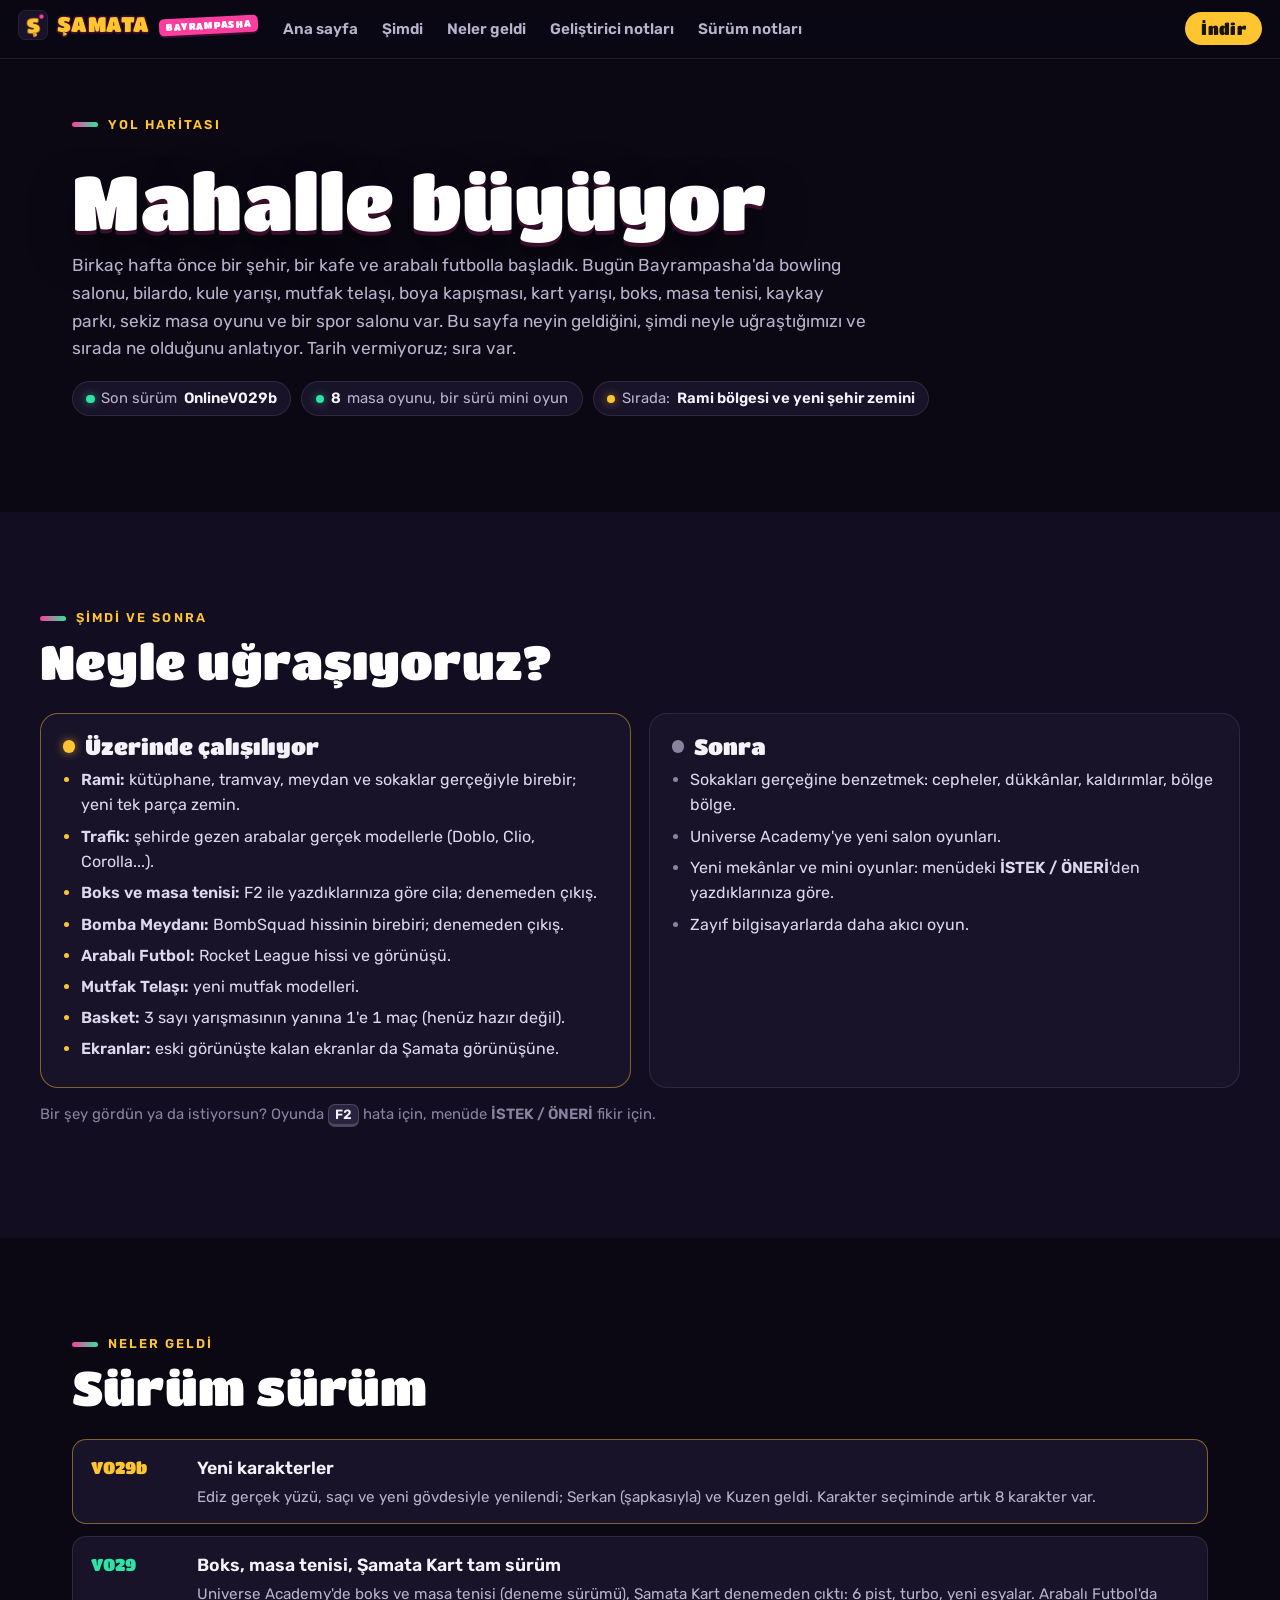
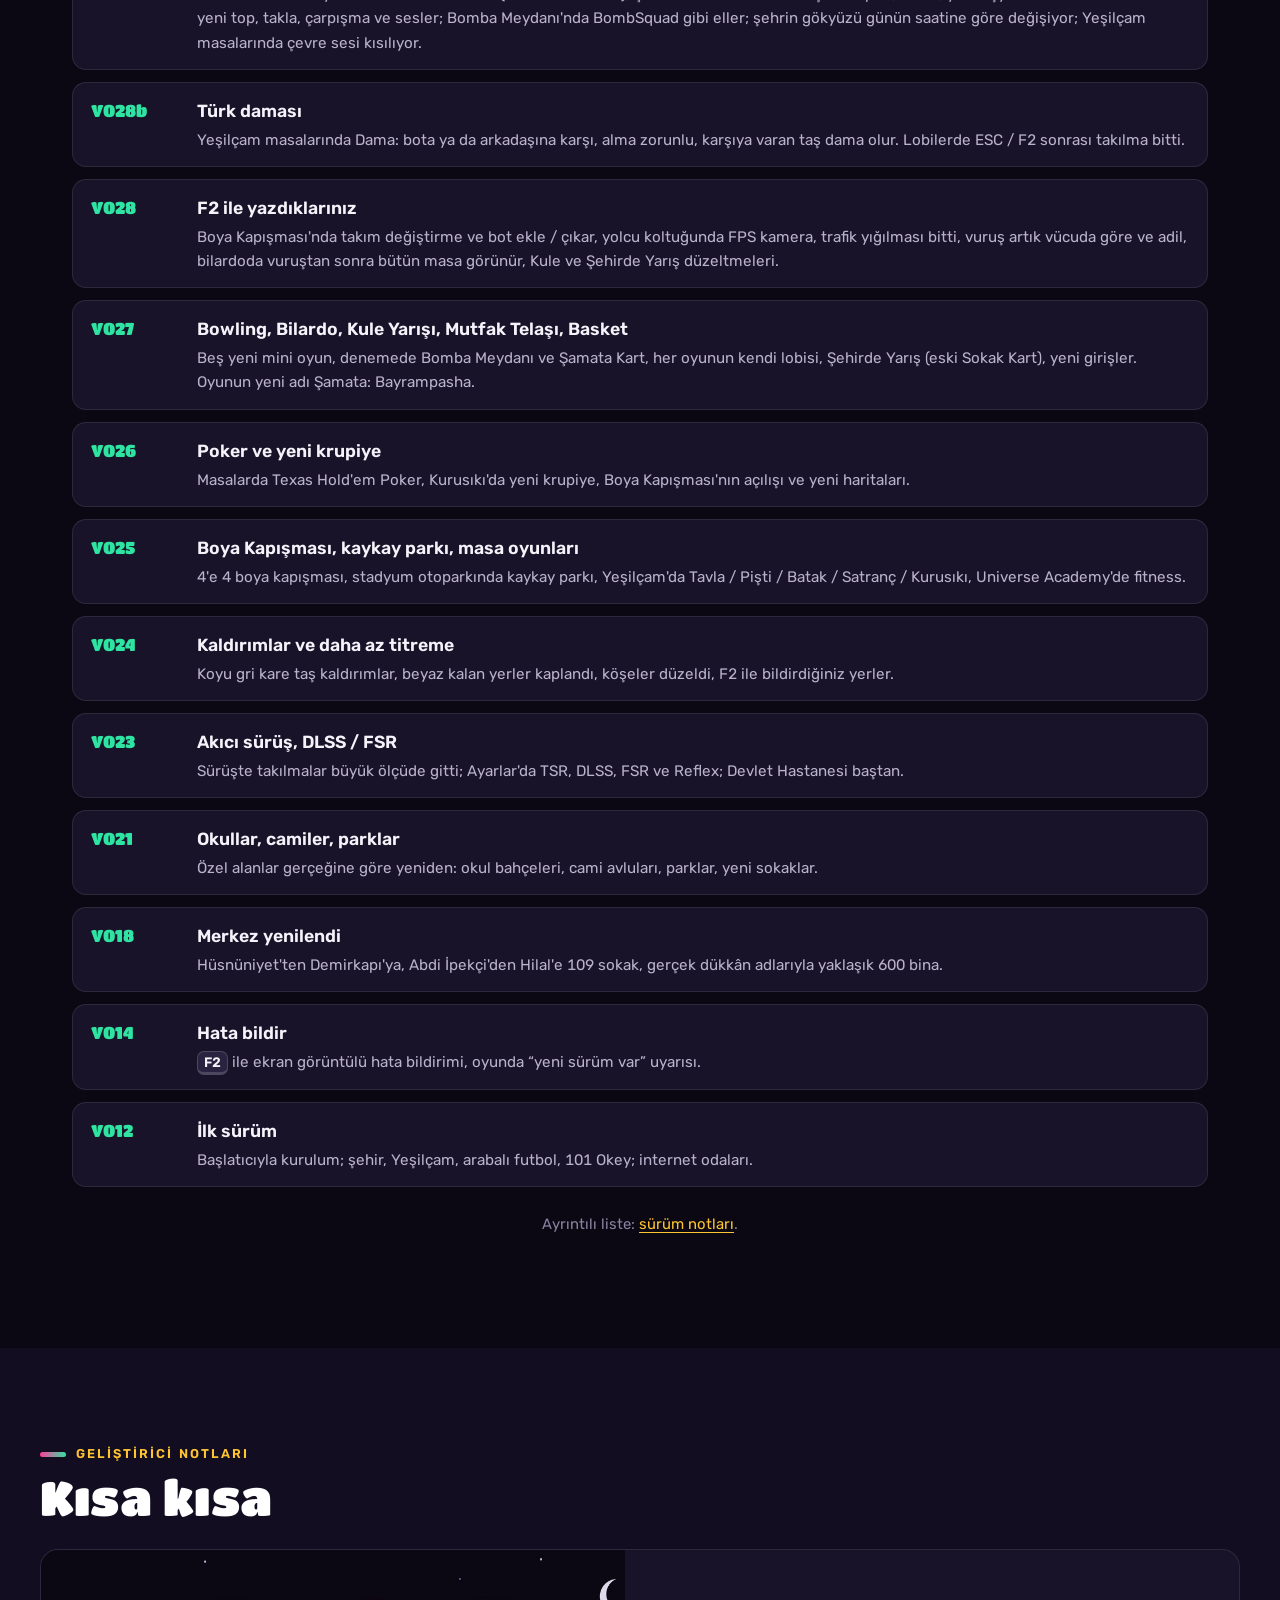
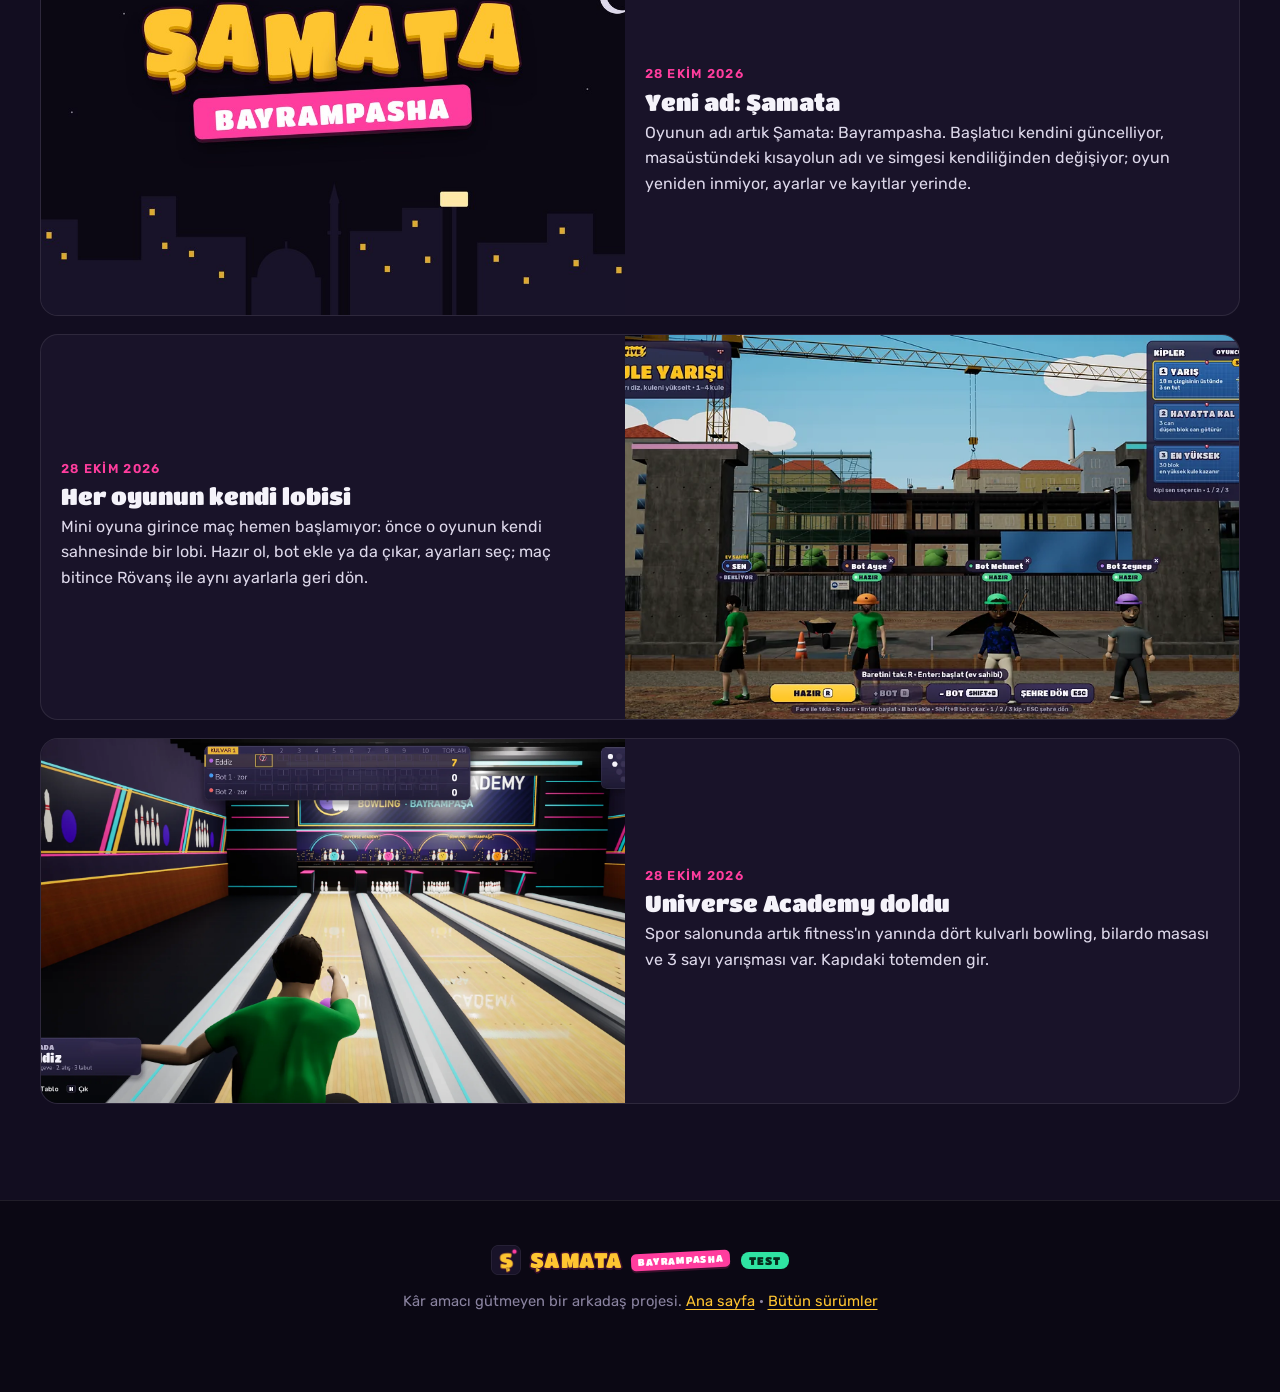
<file: site/yol-haritasi.html>
<!doctype html>
<html lang="tr">
<head>
<meta charset="utf-8">
<meta name="viewport" content="width=device-width, initial-scale=1, viewport-fit=cover">
<title>Yol haritası — Şamata: Bayrampasha</title>
<meta name="description" content="Şamata: Bayrampasha'da neler geldi, şimdi neyle uğraşıyoruz, sırada ne var: sürüm sürüm kısa özet ve geliştirici notları.">
<meta name="theme-color" content="#0b0814">
<meta property="og:title" content="Şamata: Bayrampasha — yol haritası">
<meta property="og:description" content="Neler geldi, şimdi ne yapıyoruz, sırada ne var.">
<meta property="og:image" content="https://bpasa.edizegemercan.com.tr/img/og.jpg">
<meta property="og:image:width" content="1200">
<meta property="og:image:height" content="630">
<meta property="og:site_name" content="Şamata: Bayrampasha">
<meta name="twitter:card" content="summary_large_image">
<meta property="og:type" content="website">
<link rel="icon" href="favicon.ico" sizes="16x16 24x24 32x32 48x48">
<link rel="icon" href="img/simge-64.png" type="image/png" sizes="64x64">
<link rel="apple-touch-icon" href="img/simge-180.png">
<link rel="preload" href="font/titan.woff" as="font" type="font/woff" crossorigin>
<link rel="stylesheet" href="stil.css">
</head>
<body class="yh">
<header class="ust">
  <a class="logo" href="index.html" aria-label="Şamata: Bayrampasha — ana sayfa"><span class="marka-kucuk"><img src="img/simge-64.png" alt="" width="30" height="30"><span class="marka-kucuk-ad" aria-hidden="true">ŞAMATA</span><span class="marka-kucuk-kurdele" aria-hidden="true">BAYRAMPASHA</span></span></a>
  <nav class="menu" aria-label="Bölümler">
    <a href="index.html">Ana sayfa</a>
    <a href="#simdi">Şimdi</a>
    <a href="#gelenler">Neler geldi</a>
    <a href="#notlar">Geliştirici notları</a>
    <a href="index.html#surumler">Sürüm notları</a>
  </nav>
  <a class="ust-indir" href="https://github.com/EddizEge/BayrampashaGame/releases/latest/download/Bayrampasa.exe">İndir</a>
</header>

<main>
<!-- ============================================================ GİRİŞ -->
<section class="bolum yh-giris" id="ust">
  <p class="ust-etiket">Yol haritası</p>
  <h1 class="yh-baslik">Mahalle büyüyor</h1>
  <p class="giris">Birkaç hafta önce bir şehir, bir kafe ve arabalı futbolla başladık. Bugün Bayrampasha'da bowling salonu, bilardo,
    kule yarışı, mutfak telaşı, boya kapışması, kart yarışı, boks, masa tenisi, kaykay parkı, sekiz masa oyunu ve bir spor salonu var. Bu sayfa neyin geldiğini,
    şimdi neyle uğraştığımızı ve sırada ne olduğunu anlatıyor. Tarih vermiyoruz; sıra var.</p>
  <ul class="yh-ozet" aria-label="Kısa durum">
    <li><span class="nokta tamam"></span>Son sürüm <b data-surum>OnlineV029b</b></li>
    <li><span class="nokta tamam"></span><b>8</b> masa oyunu, bir sürü mini oyun</li>
    <li><span class="nokta suruyor"></span>Sırada: <b>Rami bölgesi ve yeni şehir zemini</b></li>
  </ul>
</section>

<!-- ============================================================ ŞİMDİ / SONRA -->
<section id="simdi" class="bolum koyu">
  <p class="ust-etiket">Şimdi ve sonra</p>
  <h2>Neyle uğraşıyoruz?</h2>
  <div class="yh-iki">
    <article class="yh-kutu suruyor">
      <h3><span class="nokta suruyor"></span>Üzerinde çalışılıyor</h3>
      <ul>
        <li><b>Rami:</b> kütüphane, tramvay, meydan ve sokaklar gerçeğiyle birebir; yeni tek parça zemin.</li>
        <li><b>Trafik:</b> şehirde gezen arabalar gerçek modellerle (Doblo, Clio, Corolla...).</li>
        <li><b>Boks ve masa tenisi:</b> F2 ile yazdıklarınıza göre cila; denemeden çıkış.</li>
        <li><b>Bomba Meydanı:</b> BombSquad hissinin birebiri; denemeden çıkış.</li>
        <li><b>Arabalı Futbol:</b> Rocket League hissi ve görünüşü.</li>
        <li><b>Mutfak Telaşı:</b> yeni mutfak modelleri.</li>
        <li><b>Basket:</b> 3 sayı yarışmasının yanına 1'e 1 maç (henüz hazır değil).</li>
        <li><b>Ekranlar:</b> eski görünüşte kalan ekranlar da Şamata görünüşüne.</li>
      </ul>
    </article>
    <article class="yh-kutu">
      <h3><span class="nokta"></span>Sonra</h3>
      <ul>
        <li>Sokakları gerçeğine benzetmek: cepheler, dükkânlar, kaldırımlar, bölge bölge.</li>
        <li>Universe Academy'ye yeni salon oyunları.</li>
        <li>Yeni mekânlar ve mini oyunlar: menüdeki <b>İSTEK / ÖNERİ</b>'den yazdıklarınıza göre.</li>
        <li>Zayıf bilgisayarlarda daha akıcı oyun.</li>
      </ul>
    </article>
  </div>
  <p class="ince">Bir şey gördün ya da istiyorsun? Oyunda <kbd>F2</kbd> hata için, menüde <b>İSTEK / ÖNERİ</b> fikir için.</p>
</section>

<!-- ============================================================ NELER GELDİ -->
<section id="gelenler" class="bolum">
  <p class="ust-etiket">Neler geldi</p>
  <h2>Sürüm sürüm</h2>
  <ol class="zaman">
    <li><span class="surum-etiket">V029b</span><div><h3>Yeni karakterler</h3>
      <p>Ediz gerçek yüzü, saçı ve yeni gövdesiyle yenilendi; Serkan (şapkasıyla) ve Kuzen geldi. Karakter seçiminde artık 8 karakter var.</p></div></li>
    <li><span class="surum-etiket">V029</span><div><h3>Boks, masa tenisi, Şamata Kart tam sürüm</h3>
      <p>Universe Academy'de boks ve masa tenisi (deneme sürümü), Şamata Kart denemeden çıktı: 6 pist, turbo, yeni eşyalar. Arabalı Futbol'da yeni top, takla, çarpışma ve sesler; Bomba Meydanı'nda BombSquad gibi eller; şehrin gökyüzü günün saatine göre değişiyor; Yeşilçam masalarında çevre sesi kısılıyor.</p></div></li>
    <li><span class="surum-etiket">V028b</span><div><h3>Türk daması</h3>
      <p>Yeşilçam masalarında Dama: bota ya da arkadaşına karşı, alma zorunlu, karşıya varan taş dama olur. Lobilerde ESC / F2 sonrası takılma bitti.</p></div></li>
    <li><span class="surum-etiket">V028</span><div><h3>F2 ile yazdıklarınız</h3>
      <p>Boya Kapışması'nda takım değiştirme ve bot ekle / çıkar, yolcu koltuğunda FPS kamera, trafik yığılması bitti, vuruş artık vücuda göre ve adil, bilardoda vuruştan sonra bütün masa görünür, Kule ve Şehirde Yarış düzeltmeleri.</p></div></li>
    <li><span class="surum-etiket">V027</span><div><h3>Bowling, Bilardo, Kule Yarışı, Mutfak Telaşı, Basket</h3>
      <p>Beş yeni mini oyun, denemede Bomba Meydanı ve Şamata Kart, her oyunun kendi lobisi, Şehirde Yarış (eski Sokak Kart), yeni girişler. Oyunun yeni adı Şamata: Bayrampasha.</p></div></li>
    <li><span class="surum-etiket">V026</span><div><h3>Poker ve yeni krupiye</h3>
      <p>Masalarda Texas Hold'em Poker, Kurusıkı'da yeni krupiye, Boya Kapışması'nın açılışı ve yeni haritaları.</p></div></li>
    <li><span class="surum-etiket">V025</span><div><h3>Boya Kapışması, kaykay parkı, masa oyunları</h3>
      <p>4'e 4 boya kapışması, stadyum otoparkında kaykay parkı, Yeşilçam'da Tavla / Pişti / Batak / Satranç / Kurusıkı, Universe Academy'de fitness.</p></div></li>
    <li><span class="surum-etiket">V024</span><div><h3>Kaldırımlar ve daha az titreme</h3>
      <p>Koyu gri kare taş kaldırımlar, beyaz kalan yerler kaplandı, köşeler düzeldi, F2 ile bildirdiğiniz yerler.</p></div></li>
    <li><span class="surum-etiket">V023</span><div><h3>Akıcı sürüş, DLSS / FSR</h3>
      <p>Sürüşte takılmalar büyük ölçüde gitti; Ayarlar'da TSR, DLSS, FSR ve Reflex; Devlet Hastanesi baştan.</p></div></li>
    <li><span class="surum-etiket">V021</span><div><h3>Okullar, camiler, parklar</h3>
      <p>Özel alanlar gerçeğine göre yeniden: okul bahçeleri, cami avluları, parklar, yeni sokaklar.</p></div></li>
    <li><span class="surum-etiket">V018</span><div><h3>Merkez yenilendi</h3>
      <p>Hüsnüniyet'ten Demirkapı'ya, Abdi İpekçi'den Hilal'e 109 sokak, gerçek dükkân adlarıyla yaklaşık 600 bina.</p></div></li>
    <li><span class="surum-etiket">V014</span><div><h3>Hata bildir</h3>
      <p><kbd>F2</kbd> ile ekran görüntülü hata bildirimi, oyunda “yeni sürüm var” uyarısı.</p></div></li>
    <li><span class="surum-etiket">V012</span><div><h3>İlk sürüm</h3>
      <p>Başlatıcıyla kurulum; şehir, Yeşilçam, arabalı futbol, 101 Okey; internet odaları.</p></div></li>
  </ol>
  <p class="ince ortali">Ayrıntılı liste: <a href="index.html#surumler">sürüm notları</a>.</p>
</section>

<!-- ============================================================ GELİŞTİRİCİ NOTLARI -->
<section id="notlar" class="bolum koyu">
  <p class="ust-etiket">Geliştirici notları</p>
  <h2>Kısa kısa</h2>
  <div class="gunluk">
    <article class="not">
      <img src="img/og.jpg" alt="Şamata: Bayrampasha logosu" loading="lazy" width="1200" height="630">
      <div class="not-ic">
        <time datetime="2026-10-28">28 Ekim 2026</time>
        <h3>Yeni ad: Şamata</h3>
        <p>Oyunun adı artık Şamata: Bayrampasha. Başlatıcı kendini güncelliyor, masaüstündeki kısayolun adı ve simgesi kendiliğinden
          değişiyor; oyun yeniden inmiyor, ayarlar ve kayıtlar yerinde.</p>
      </div>
    </article>
    <article class="not">
      <img src="img/lobi-kule.webp" alt="Kule Yarışı lobisi: şantiyede oyuncular ve kip seçimi" loading="lazy" width="960" height="540">
      <div class="not-ic">
        <time datetime="2026-10-28">28 Ekim 2026</time>
        <h3>Her oyunun kendi lobisi</h3>
        <p>Mini oyuna girince maç hemen başlamıyor: önce o oyunun kendi sahnesinde bir lobi. Hazır ol, bot ekle ya da çıkar, ayarları seç;
          maç bitince Rövanş ile aynı ayarlarla geri dön.</p>
      </div>
    </article>
    <article class="not">
      <img src="img/bowling.webp" alt="Universe Academy bowling salonu" loading="lazy" width="1920" height="1080">
      <div class="not-ic">
        <time datetime="2026-10-28">28 Ekim 2026</time>
        <h3>Universe Academy doldu</h3>
        <p>Spor salonunda artık fitness'ın yanında dört kulvarlı bowling, bilardo masası ve 3 sayı yarışması var. Kapıdaki totemden gir.</p>
      </div>
    </article>
  </div>
</section>
</main>

<footer class="alt">
  <p class="alt-baslik" aria-label="Şamata: Bayrampasha, test sürümü"><span class="marka-kucuk"><img src="img/simge-64.png" alt="" width="30" height="30"><span class="marka-kucuk-ad" aria-hidden="true">ŞAMATA</span><span class="marka-kucuk-kurdele" aria-hidden="true">BAYRAMPASHA</span></span> <span class="rozet-test kucuk">TEST</span></p>
  <p>Kâr amacı gütmeyen bir arkadaş projesi. <a href="index.html">Ana sayfa</a> · <a href="https://github.com/EddizEge/BayrampashaGame/releases">Bütün sürümler</a></p>
</footer>
</body>
</html>
</file>
<file: site/stil.css>
/* Şamata: Bayrampasha sitesi (2026-10-25, V025; ad + logo 2f 2026-10-27): oyunun bugünkü dili — Boya Kapışması lobisi ve oyun arayüzü (AstraUiStyle): koyu mürekkep
   zemin, altın vurgu (BAŞLAT / OYNA), pembe ve nane takım renkleri, başlıklar Titan One, metin Rubik. Yazı tipleri yerel dosya
   (font/, OFL; dış kaynak yok: CSP 'self'); Titan One'da İ yok, o harf Rubik Black'ten (unicode-range), oyundaki gibi.
   Hareket: düğmelere basınca küçülme (160 ms), açılışta kahramanın bir kez belirmesi; sürekli hareket yok. Telefona öncelikli. */
@font-face { font-family: "Titan"; src: url("font/titan.woff") format("woff"); font-display: swap; }
@font-face { font-family: "Titan"; src: url("font/rubik-900.woff") format("woff"); unicode-range: U+0130; font-display: swap; }
@font-face { font-family: "Rubik"; src: url("font/rubik-400.woff") format("woff"); font-weight: 400; font-display: swap; }
@font-face { font-family: "Rubik"; src: url("font/rubik-600.woff") format("woff"); font-weight: 500 700; font-display: swap; }
@font-face { font-family: "Rubik"; src: url("font/rubik-900.woff") format("woff"); font-weight: 800 900; font-display: swap; }

:root {
  --murekkep: #0b0814;          /* zemin (lobinin koyu morumsu siyahı) */
  --murekkep2: #120d20;         /* koyu bölüm */
  --yuzey: #191329;             /* kart */
  --yuzey2: #221a37;            /* kart içi / üstüne gelince */
  --cizgi: rgba(255, 255, 255, .09);
  --yazi: #f5f3fa;
  --soluk: #b9b2cc;
  --silik: #8a83a0;
  --altin: #ffc531;             /* BAŞLAT düğmesi */
  --altin-ust: #ffd666;
  --altin-yazi: #1b1305;
  --pembe: #ff3d9e;
  --nane: #2fe3a2;
  --mavi: #4c8dff;
  --turuncu: #ff8a3d;
  --golge: 0 18px 50px rgba(0, 0, 0, .45);
  --yaricap: 18px;
  --baslik: "Titan", "Rubik", "Segoe UI Black", system-ui, sans-serif;
  --metin: "Rubik", "Segoe UI", system-ui, -apple-system, Roboto, "Helvetica Neue", Arial, sans-serif;
  --cikis: cubic-bezier(.23, 1, .32, 1);      /* güçlü ease-out */
}
* { box-sizing: border-box; }
html { scroll-behavior: smooth; scroll-padding-top: 68px; -webkit-text-size-adjust: 100%; }
body { margin: 0; background: var(--murekkep); color: var(--yazi); font: 400 16px/1.6 var(--metin); }
img { max-width: 100%; height: auto; display: block; }
html { overflow-x: hidden; }
body { overflow-x: clip; }   /* hidden değil: body kaydırma kabı olursa üst çubuk yapışmaz */
main, section, figure { min-width: 0; }
a { color: var(--altin); text-underline-offset: 3px; }
b { font-weight: 600; }
code, kbd { font-family: Consolas, "Cascadia Mono", ui-monospace, monospace; font-size: .9em; }
code { background: rgba(255, 255, 255, .08); padding: .1em .4em; border-radius: 6px; overflow-wrap: anywhere; }
kbd {
  display: inline-block; min-width: 1.9em; text-align: center; padding: .05em .45em; border-radius: 7px; font-family: var(--metin);
  background: #2a2340; color: var(--yazi); border: 1px solid rgba(255, 255, 255, .16); border-bottom-width: 3px; font-weight: 600; line-height: 1.35;
}

/* ---------------------------------------------------------------- üst çubuk */
.ust {
  position: sticky; top: 0; z-index: 20; display: flex; align-items: center; gap: 14px;
  padding: 10px 18px; background: rgba(11, 8, 20, .78); backdrop-filter: blur(14px) saturate(140%); -webkit-backdrop-filter: blur(14px) saturate(140%);
  border-bottom: 1px solid var(--cizgi);
}
/* küçük marka (üst çubuk + alt bilgi): simge + ŞAMATA + kurdele. Küçük boyda kontur / gölge kalın (logo 2f'nin küçük hali, simge gibi) */
.logo { flex-shrink: 0; text-decoration: none; }
.marka-kucuk { display: inline-flex; align-items: center; gap: 9px; white-space: nowrap; }
.marka-kucuk img { width: 30px; height: 30px; flex-shrink: 0; }
.marka-kucuk-ad {
  font: 1.32rem/1 var(--baslik); letter-spacing: .02em; color: var(--altin);
  -webkit-text-stroke: 3px #3a0f2c; paint-order: stroke fill; text-shadow: 0 2px 0 #3a0f2c;
}
.marka-kucuk-kurdele {
  font: .6rem/1 var(--baslik); letter-spacing: .08em; color: #fff; background: var(--pembe);
  padding: 4px 7px 3px; border-radius: 5px; transform: rotate(-3deg); box-shadow: 0 2px 0 #3a0f2c;
}
.gorunmez { position: absolute; width: 1px; height: 1px; margin: -1px; overflow: hidden; clip-path: inset(50%); white-space: nowrap; }
.menu { display: flex; gap: 2px; overflow-x: auto; min-width: 0; scrollbar-width: none; flex: 1; mask-image: linear-gradient(90deg, #000 85%, transparent); }
.menu::-webkit-scrollbar { display: none; }
.menu a { color: var(--soluk); text-decoration: none; padding: 6px 11px; border-radius: 999px; white-space: nowrap; font-size: .95rem; font-weight: 500;
  transition: color .15s ease, background-color .15s ease; }
.ust-indir {
  flex-shrink: 0; background: var(--altin); color: var(--altin-yazi); font: 1rem/1 var(--baslik); letter-spacing: .02em; text-decoration: none;
  padding: 9px 16px 8px; border-radius: 999px; white-space: nowrap; transition: transform .16s var(--cikis), background-color .15s ease;
}
.ust-indir:active { transform: scale(.96); }

/* ---------------------------------------------------------------- kahraman */
.kahraman { position: relative; min-height: min(94vh, 900px); display: grid; align-items: end; overflow: hidden; isolation: isolate; }
.kahraman-gorsel { position: absolute; inset: 0; width: 100%; height: 100%; object-fit: cover; object-position: 62% 50%; z-index: -2; }
.kahraman::after {
  content: ""; position: absolute; inset: 0; z-index: -1;
  background: linear-gradient(180deg, rgba(11, 8, 20, .35) 0%, rgba(11, 8, 20, .1) 30%, rgba(11, 8, 20, .7) 72%, var(--murekkep) 100%),
              linear-gradient(90deg, rgba(11, 8, 20, .78) 0%, rgba(11, 8, 20, .25) 55%, transparent 80%);
}
.kahraman-ic { padding: 28px 20px 48px; max-width: 780px; }
/* logo 2f (_shared/marka/KARAR.md, tasarim/PartiYukleme.dc.html): değerler 148 px'lik tasarımdan em'e (÷148); kurdele kendi yazısına göre (÷48) */
.marka { display: inline-flex; flex-direction: column; align-items: center; margin: .14em 0 .12em; font: clamp(3.4rem, 19vw, 9.25rem)/1 var(--baslik); }
.marka-kelime {
  display: flex; align-items: flex-end; gap: .0135em; color: var(--altin);
  -webkit-text-stroke: .054em #3a0f2c; paint-order: stroke fill;
  text-shadow: 0 .034em 0 #d99a00, 0 .068em 0 #a86c00, 0 .101em 0 #3a0f2c, 0 .19em .23em rgba(0, 0, 0, .55);
}
.marka-kelime > span { display: inline-block; }
.marka-kelime > :nth-child(1) { transform: rotate(-7deg); }
.marka-kelime > :nth-child(2) { transform: translateY(-.0676em) rotate(4deg); }
.marka-kelime > :nth-child(3) { transform: translateY(.0338em) rotate(-3deg); }
.marka-kelime > :nth-child(4) { transform: translateY(-.0541em) rotate(6deg); }
.marka-kelime > :nth-child(5) { transform: translateY(.0203em) rotate(-5deg); }
.marka-kelime > :nth-child(6) { transform: translateY(-.0811em) rotate(7deg); }
.marka-kurdele {
  margin-top: .42em; font-size: .324em; line-height: 1; letter-spacing: .06em; color: #fff; background: var(--pembe);
  padding: .29em .75em .19em; border-radius: .27em; transform: rotate(-3deg);
  box-shadow: 0 .125em 0 #3a0f2c, 0 .375em .58em rgba(0, 0, 0, .5);
}
.slogan { font-size: clamp(1.08rem, 3.6vw, 1.4rem); color: #ece8f6; max-width: 32em; margin: .4em 0 1.2em; font-weight: 500; text-wrap: pretty; }
.kahraman-eylem { display: flex; flex-wrap: wrap; align-items: center; gap: 14px 18px; }
.kahraman-not { color: var(--soluk); font-size: .94rem; margin: 1.1em 0 0; max-width: 38em; }

.rozet-test {
  display: inline-block; font: .82rem/1 var(--baslik); letter-spacing: .1em; color: #fff;
  padding: 7px 12px 6px; border-radius: 8px; background: var(--pembe); transform: rotate(-3deg);
  box-shadow: 0 6px 22px rgba(255, 61, 158, .45);
}
.kahraman .rozet-test { background: var(--nane); color: #062a1c; box-shadow: 0 6px 22px rgba(47, 227, 162, .3); }
.alt-baslik .rozet-test { background: var(--nane); color: #062a1c; }
.rozet-test.kucuk { font-size: .66rem; padding: 4px 8px 3px; vertical-align: middle; transform: none; box-shadow: none; }

/* İNDİR: oyundaki BAŞLAT düğmesi gibi altın, koyu yazı; basınca biraz küçülür */
.indir-dugme {
  display: inline-flex; flex-direction: column; align-items: flex-start; gap: 4px; text-decoration: none; color: var(--altin-yazi);
  background: var(--altin); padding: 17px 30px 15px; border-radius: 18px;
  box-shadow: inset 0 -4px 0 rgba(0, 0, 0, .14), 0 14px 40px rgba(255, 197, 49, .32);
  transition: transform .16s var(--cikis), background-color .15s ease, box-shadow .2s ease;
}
.indir-dugme:active { transform: scale(.97); }
.indir-ust { font: clamp(1.7rem, 7vw, 2.3rem)/1 var(--baslik); letter-spacing: .04em; }
.indir-alt { font-weight: 600; font-size: .92rem; opacity: .78; }
.indir-dugme.kucuk { padding: 12px 22px 11px; }
.indir-dugme.kucuk .indir-ust { font-size: 1.45rem; }
.ikincil-dugme {
  color: var(--yazi); text-decoration: none; font-weight: 600; padding: 12px 18px; border-radius: 14px;
  background: rgba(255, 255, 255, .08); border: 1px solid rgba(255, 255, 255, .14);
  transition: transform .16s var(--cikis), background-color .15s ease;
}
.ikincil-dugme:active { transform: scale(.97); }

/* açılışta bir kez: başlık, slogan, düğme sırayla belirir (ilk ziyaret anı; tekrar etmez) */
@media (prefers-reduced-motion: no-preference) {
  .kahraman-ic > * { animation: belir .6s var(--cikis) both; }
  .kahraman-ic > :nth-child(2) { animation-delay: .06s; }
  .kahraman-ic > :nth-child(3) { animation-delay: .12s; }
  .kahraman-ic > :nth-child(4) { animation-delay: .18s; }
  .kahraman-ic > :nth-child(5) { animation-delay: .24s; }
  .kahraman-ic > .rozet-test { animation-name: belir-rozet; }
  .kahraman-ic > .marka { animation: none; }
  .marka-kelime > span { animation: harf .5s var(--cikis) both; }
  .marka-kelime > :nth-child(2) { animation-delay: .04s; }
  .marka-kelime > :nth-child(3) { animation-delay: .08s; }
  .marka-kelime > :nth-child(4) { animation-delay: .12s; }
  .marka-kelime > :nth-child(5) { animation-delay: .16s; }
  .marka-kelime > :nth-child(6) { animation-delay: .2s; }
  .marka-kurdele { animation: kurdele .45s var(--cikis) .26s both; }
}
@keyframes harf { from { opacity: 0; translate: 0 .16em; } }
@keyframes kurdele { from { opacity: 0; scale: .94; } }
@keyframes belir { from { opacity: 0; transform: translateY(14px); } }
@keyframes belir-rozet { from { opacity: 0; transform: translateY(14px) rotate(-3deg); } }

/* ---------------------------------------------------------------- bölümler */
.bolum { padding: 72px 20px; max-width: 1200px; margin: 0 auto; }
.bolum.koyu { max-width: none; background: var(--murekkep2); }
.bolum.koyu > * { max-width: 1200px; margin-left: auto; margin-right: auto; }
.ust-etiket {
  margin: 0 0 .5em; font-weight: 600; font-size: .8rem; letter-spacing: .16em; text-transform: uppercase; color: var(--altin);
  display: flex; align-items: center; gap: 10px;
}
.ust-etiket::before { content: ""; width: 26px; height: 5px; border-radius: 3px; background: linear-gradient(90deg, var(--pembe), var(--nane)); }
h2 { font: clamp(1.9rem, 6.4vw, 3rem)/1.08 var(--baslik); margin: 0 0 .55em; letter-spacing: .005em; color: #fff; text-wrap: balance; }
h3 { margin: .2em 0 .35em; font-size: 1.22rem; font-weight: 600; }
.giris { color: var(--soluk); font-size: 1.08rem; max-width: 46em; margin: 0 0 30px; }
.ince { color: var(--silik); font-size: .93rem; }
.ortali { text-align: center; margin-top: 26px; }
.turuncu { color: var(--turuncu); font-weight: 600; }

/* Bütün oyunlar (#oyunlar): hero'nun hemen altında, ilk ekranda başlığı ve ilk sırası görünür. Her oyun aynı boy döşeme (16:9 kare + ad +
   tek satır + kişi / giriş). Döşeme bağlantı: yenilerde "Bu güncellemede"ki kartına kayar, öbürlerinde karesi büyür (#buyut).
   Masaüstünde mini oyunlar 4'lü (12 oyun, 3 sıra); altta masa (4'lü, 2 sıra) + şehir (1'li, 2 sıra) 5'li ızgaraya oturur: boş hücre yok. */
.bolum.oyunlar { padding-top: 36px; }
.oyunlar-bas { display: flex; flex-wrap: wrap; align-items: flex-end; justify-content: space-between; gap: 4px 24px; margin-bottom: 18px; }
.oyunlar-bas h2 { margin: 0; }
.oyunlar-bas .ince { margin: 0 0 .35em; max-width: 30em; }
.grup-ad { font-size: .8rem; font-weight: 700; letter-spacing: .14em; text-transform: uppercase; color: var(--soluk); margin: 0 0 10px; }
.grup-ad span { letter-spacing: .02em; text-transform: none; font-weight: 500; color: var(--silik); margin-left: .5em; }
.dosemeler { list-style: none; margin: 0; padding: 0; display: grid; gap: 12px; grid-template-columns: repeat(2, minmax(0, 1fr)); }
.oyunlar-alt { display: grid; gap: 26px 12px; margin-top: 26px; }
.doseme {
  display: flex; flex-direction: column; height: 100%; text-decoration: none; color: var(--yazi); background: var(--yuzey);
  border: 1px solid var(--cizgi); border-radius: 14px; overflow: hidden; transition: transform .16s var(--cikis), border-color .15s ease;
}
.doseme:active { transform: scale(.98); }
.doseme:focus-visible { outline: 2px solid var(--altin); outline-offset: 2px; }
.doseme-gorsel { position: relative; display: block; overflow: hidden; background: var(--murekkep2); }
.doseme-gorsel img { width: 100%; height: auto; aspect-ratio: 16 / 9; object-fit: cover; transition: transform .35s var(--cikis); }
.doseme-ad { font: 1.08rem/1.1 var(--baslik); padding: 10px 12px 0; letter-spacing: .01em; }
.doseme-tan { font-size: .85rem; line-height: 1.35; color: var(--soluk); padding: 4px 12px 0;
  display: -webkit-box; -webkit-line-clamp: 2; -webkit-box-orient: vertical; overflow: hidden; min-height: calc(2 * 1.35em + 4px); }
.doseme-bilgi { display: flex; flex-wrap: wrap; gap: 4px; padding: 8px 12px 12px; margin-top: auto; }
.doseme-bilgi span { font-size: .72rem; font-weight: 600; padding: 2px 8px; border-radius: 999px; background: rgba(255, 255, 255, .07); color: #ddd8ea; }
.doseme-bilgi span:first-child { background: rgba(255, 197, 49, .14); color: var(--altin-ust); }
.isaret { position: absolute; top: 8px; left: 8px; font: .66rem/1 var(--baslik); letter-spacing: .1em; padding: 5px 8px 4px; border-radius: 6px;
  transform: rotate(-3deg); box-shadow: 0 4px 14px rgba(0, 0, 0, .35); }
.isaret.yeni { background: var(--altin); color: var(--altin-yazi); }
.isaret.deneme { background: var(--turuncu); color: #2a1200; }
.isaret.yakinda { background: var(--nane); color: #04261a; }
/* başlık rengi: oyunun kendi vurgusu ("Bu güncellemede" ile aynı) */
.doseme.d-bowling .doseme-ad, .doseme.d-tenis .doseme-ad { color: var(--mavi); }
.doseme.d-bilardo .doseme-ad, .doseme.d-tavla .doseme-ad, .doseme.d-okey .doseme-ad { color: var(--nane); }
.doseme.d-kule .doseme-ad, .doseme.d-poker .doseme-ad, .doseme.d-fitness .doseme-ad { color: var(--altin); }
.doseme.d-mutfak .doseme-ad, .doseme.d-kaykay .doseme-ad, .doseme.d-dama .doseme-ad { color: var(--turuncu); }
.doseme.d-basket .doseme-ad, .doseme.d-boya .doseme-ad, .doseme.d-pisti .doseme-ad { color: var(--pembe); }
.doseme.d-bomba .doseme-ad, .doseme.d-kurusiki .doseme-ad, .doseme.d-boks .doseme-ad { color: #ff6b5a; }
.doseme.d-samata .doseme-ad { color: #b48cff; }
.doseme.d-futbol .doseme-ad, .doseme.d-yaris .doseme-ad, .doseme.d-batak .doseme-ad, .doseme.d-satranc .doseme-ad { color: #7fb2ff; }
@media (hover: hover) and (pointer: fine) {
  .doseme:hover { border-color: rgba(255, 255, 255, .22); }
  .doseme:hover .doseme-gorsel img { transform: scale(1.04); }
}
@media (prefers-reduced-motion: reduce) {
  .doseme, .doseme-gorsel img { transition: none; }
}
@media (max-width: 719px) {
  .doseme-tan { -webkit-line-clamp: 3; min-height: calc(3 * 1.35em + 4px); }   /* telefonda döşeme dar: tanıtım kesilmesin */
}
@media (min-width: 720px) {
  .dosemeler-masa { grid-template-columns: repeat(4, minmax(0, 1fr)); }
}
@media (min-width: 1040px) {
  .bolum.oyunlar { padding-top: 14px; }   /* V029: 4'lü döşemeler daha uzun; 1920×1080'de ilk sıranın tanıtımı ilk ekranda kalsın */
  .oyunlar-bas { margin-bottom: 12px; }
  .dosemeler-mini { grid-template-columns: repeat(4, minmax(0, 1fr)); }
  .oyunlar-alt { grid-template-columns: repeat(5, minmax(0, 1fr)); }
  .grup-masa { grid-column: span 4; }
  .dosemeler-sehir { grid-template-columns: minmax(0, 1fr); }
}

/* Bu güncellemede (V029): oyun kartları (ilki geniş), Şamata Kart'ın pist şeridi, denemedekiler rozetli (3'lü), öne çıkan gökyüzü, ufak yenilikler.
   Kartlar tıklanmaz: üstüne gelince büyüme yok (yalnız galeri büyür). Her oyunun başlık rengi kendi lobisinin vurgusu. */
.one-cikan { display: grid; gap: 20px; align-items: center; margin: 0 0 56px; }
.one-cikan:last-child { margin-bottom: 0; }
.one-gorsel { margin: 0; border-radius: 22px; overflow: hidden; box-shadow: var(--golge); position: relative; background: var(--yuzey); }
.one-gorsel img { width: 100%; height: auto; aspect-ratio: 16 / 9; object-fit: cover; }
.one-gorsel::after { content: ""; position: absolute; inset: 0; border-radius: inherit; box-shadow: inset 0 0 0 1px rgba(255, 255, 255, .1); pointer-events: none; }
.one-yazi h3 { font: clamp(1.7rem, 5vw, 2.3rem)/1.05 var(--baslik); margin: 0 0 .35em; }
.one-yazi p { color: #ddd8ea; margin: 0 0 .8em; }
.ust-not { font-size: .78rem !important; font-weight: 600; letter-spacing: .14em; text-transform: uppercase; color: var(--turuncu) !important; margin: 0 0 .5em !important; }
.yaris .one-yazi h3 { color: var(--mavi); }
.yaris .one-gorsel { box-shadow: 0 18px 60px rgba(76, 141, 255, .2), var(--golge); }

.yeni-oyunlar, .deneme-oyunlar { display: grid; gap: 18px; grid-template-columns: minmax(0, 1fr); }
.oyun-kart { background: var(--yuzey); border: 1px solid var(--cizgi); border-radius: var(--yaricap); overflow: hidden; display: flex; flex-direction: column; }
.oyun-gorsel { margin: 0; position: relative; background: var(--murekkep2); }
.oyun-gorsel img { width: 100%; height: auto; aspect-ratio: 16 / 9; object-fit: cover; }
.oyun-yazi { padding: 16px 18px 20px; }
.oyun-yazi h3 { font: 1.6rem/1.05 var(--baslik); margin: 0 0 .4em; }
.oyun-yazi p { color: var(--soluk); margin: 0; }
.oyun-bilgi { list-style: none; display: flex; flex-wrap: wrap; gap: 6px; padding: 0; margin: 0 0 .7em; }
.oyun-bilgi li { font-size: .84rem; font-weight: 600; padding: 3px 10px; border-radius: 999px; background: rgba(255, 255, 255, .07); color: #ddd8ea; }
.oyun-bilgi li:first-child { background: rgba(255, 197, 49, .14); color: var(--altin-ust); font-variant-numeric: tabular-nums; }
.bowling h3 { color: var(--mavi); }
.bilardo h3 { color: var(--nane); }
.kule h3 { color: var(--altin); }
.mutfak h3 { color: var(--turuncu); }
.basket h3 { color: var(--pembe); }
.bomba h3, .boks h3 { color: #ff6b5a; }
.tenis h3 { color: var(--mavi); }
.futbol h3 { color: #7fb2ff; }
.samata h3 { color: #b48cff; }
.rozet-deneme {
  position: absolute; top: 12px; left: 12px; font: .8rem/1 var(--baslik); letter-spacing: .1em; color: #2a1200;
  background: var(--turuncu); padding: 7px 11px 6px; border-radius: 8px; transform: rotate(-3deg);
  box-shadow: 0 6px 20px rgba(0, 0, 0, .35);
}
.deneme-bas { margin: 46px 0 16px; display: flex; flex-wrap: wrap; align-items: baseline; gap: 4px 14px; }
.deneme-bas h3 { font: 1.7rem/1.1 var(--baslik); margin: 0; color: var(--turuncu); }
.deneme-bas p { margin: 0; }
.yaris, .gok { margin-top: 56px; }
.gok .one-yazi h3 { color: var(--altin); }
.gok .one-gorsel { box-shadow: 0 18px 60px rgba(255, 138, 61, .22), var(--golge); }
.oyun-yazi .ust-not { margin-bottom: .35em !important; }

.lobiler { margin: 56px 0 0; }
.lobi-yazi h3 { font: clamp(1.5rem, 4.4vw, 2rem)/1.1 var(--baslik); margin: 0 0 .35em; color: #fff; }
.lobi-yazi p { color: #ddd8ea; margin: 0 0 18px; max-width: 44em; }
/* telefonda yana kaydırılan şerit (sonraki kare kenardan görünür), geniş ekranda 3'lü ızgara */
.lobi-serit { list-style: none; margin: 0 -20px; padding: 0 20px 6px; display: grid; grid-auto-flow: column; grid-auto-columns: 76%; gap: 12px;
  overflow-x: auto; scroll-snap-type: x mandatory; scroll-padding: 0 20px; scrollbar-width: none; }
.lobi-serit::-webkit-scrollbar { display: none; }
.lobi-serit li { scroll-snap-align: start; }
.lobi-serit figure { margin: 0; }
.lobi-serit img { width: 100%; height: auto; aspect-ratio: 16 / 9; object-fit: cover; border-radius: 12px; background: var(--yuzey); box-shadow: 0 0 0 1px var(--cizgi); }
.lobi-serit figcaption { font-size: .9rem; color: var(--silik); margin-top: 8px; }
.lobi-serit figcaption b { color: var(--yazi); margin-right: .35em; }

.ufak-yenilikler { list-style: none; margin: 56px 0 0; padding: 0; display: grid; gap: 14px; }
.ufak-yenilikler li { background: var(--yuzey); border: 1px solid var(--cizgi); border-radius: 14px; overflow: hidden; display: grid;
  grid-template-columns: 38% minmax(0, 1fr); align-items: center; }
.ufak-yenilikler img { width: 100%; height: 100%; aspect-ratio: 4 / 3; object-fit: cover; grid-row: span 2; }
.ufak-yenilikler h3 { margin: 12px 14px 0; font-size: 1.05rem; align-self: end; }
.ufak-yenilikler p { margin: 2px 14px 12px; color: var(--soluk); font-size: .9rem; align-self: start; }

@media (min-width: 720px) {
  .yeni-oyunlar, .deneme-oyunlar { grid-template-columns: repeat(2, minmax(0, 1fr)); }
  .yeni-oyunlar .oyun-kart:first-child { grid-column: 1 / -1; display: grid; grid-template-columns: minmax(0, 1.5fr) minmax(0, 1fr); align-items: center; }
  .yeni-oyunlar .oyun-kart:first-child .oyun-gorsel, .yeni-oyunlar .oyun-kart:first-child .oyun-gorsel img { height: 100%; }
  .yeni-oyunlar .oyun-kart:first-child .oyun-yazi { padding: 22px 26px; }
  .yeni-oyunlar .oyun-kart:first-child h3 { font-size: 2.2rem; }
  .lobi-serit { margin: 0; padding: 0; grid-auto-flow: row; grid-template-columns: repeat(3, minmax(0, 1fr)); overflow: visible; gap: 18px 14px; }
  .ufak-yenilikler { grid-template-columns: repeat(3, minmax(0, 1fr)); }
  .ufak-yenilikler li { grid-template-columns: 1fr; align-items: start; align-content: start; }
  .ufak-yenilikler h3, .ufak-yenilikler p { align-self: auto; }
  .ufak-yenilikler img { aspect-ratio: 16 / 9; grid-row: auto; height: auto; }
  .ufak-yenilikler h3 { margin-top: 14px; }
  .ufak-yenilikler p { margin-bottom: 16px; }
}
/* V029: #yeni'de iki kart. 720–1039'da ikincisi de ilki gibi geniş satır (yarım satır boş kalmasın) */
@media (min-width: 720px) and (max-width: 1039px) {
  .yeni-oyunlar .oyun-kart:nth-child(2):last-child { grid-column: 1 / -1; display: grid; grid-template-columns: minmax(0, 1.5fr) minmax(0, 1fr); align-items: center; }
  .yeni-oyunlar .oyun-kart:nth-child(2):last-child .oyun-gorsel, .yeni-oyunlar .oyun-kart:nth-child(2):last-child .oyun-gorsel img { height: 100%; }
  .yeni-oyunlar .oyun-kart:nth-child(2):last-child .oyun-yazi { padding: 22px 26px; }
}
@media (min-width: 1040px) {
  .yeni-oyunlar { grid-template-columns: repeat(3, minmax(0, 1fr)); }
  .yeni-oyunlar .oyun-kart:first-child { grid-column: span 2; }
  .deneme-oyunlar { grid-template-columns: repeat(3, minmax(0, 1fr)); }
}

/* özellik kartları */
.kartlar { display: grid; gap: 18px; grid-template-columns: 1fr; }
.kart { background: var(--yuzey); border: 1px solid var(--cizgi); border-radius: var(--yaricap); overflow: hidden; }
.kart img { aspect-ratio: 16 / 9; width: 100%; object-fit: cover; }
.kart img.kart-menu { object-position: 50% 30%; background: var(--murekkep); }
.kart h3, .kart p { padding: 0 18px; }
.kart h3 { margin-top: 16px; color: var(--yazi); }
.kart p { color: var(--soluk); margin: 0 0 18px; }

/* galeri */
.galeri { display: grid; gap: 10px; grid-template-columns: repeat(2, 1fr); }
.galeri a { border-radius: 14px; overflow: hidden; display: block; outline-offset: 3px; background: var(--yuzey); }
.galeri img { aspect-ratio: 16 / 10; width: 100%; height: 100%; object-fit: cover; transition: transform .45s var(--cikis), opacity .2s ease; }
.galeri a:first-child { grid-column: 1 / -1; }

/* kurulum adımları */
.adimlar { list-style: none; padding: 0; margin: 0; counter-reset: adim; display: grid; gap: 18px; }
.adim {
  counter-increment: adim; position: relative; background: var(--yuzey); border: 1px solid var(--cizgi); border-radius: var(--yaricap);
  padding: 20px 20px 20px 70px; display: grid; gap: 14px; align-items: start;
}
.adim::before {
  content: counter(adim); position: absolute; left: 18px; top: 20px; width: 36px; height: 36px; border-radius: 12px;
  display: grid; place-items: center; font: 1.2rem/1 var(--baslik); color: var(--altin-yazi); background: var(--altin); padding-top: 2px;
}
.adim p { margin: .3em 0; color: #ddd8ea; }
.adim-gorsel { margin: 0; }
.adim-gorsel.pencere img { width: 100%; max-width: 640px; height: auto; border-radius: 12px; box-shadow: var(--golge); border: 1px solid var(--cizgi); background: var(--murekkep); }
.yol { display: flex; flex-wrap: wrap; align-items: center; gap: 6px; }
.yol span { background: #1f6fd1; color: #fff; padding: 4px 10px; border-radius: 6px; font-size: .95rem; }
.yol span:first-child { background: #0c3a7a; }
.yol i { font-style: normal; color: var(--altin); font-weight: 900; }

/* arkadaşlarla */
.iki-sutun { display: grid; gap: 22px; }
.sutun { background: var(--yuzey); border: 1px solid var(--cizgi); border-radius: var(--yaricap); padding: 20px; margin: 0; }
.sutun figure { margin: 14px 0 0; }
.sutun img { border-radius: 12px; width: 100%; }
.sutun > figure > img, figure.sutun > img { max-width: 460px; margin: 0 auto; }
.kucuk-adim { padding-left: 1.2em; margin: .2em 0; color: #ddd8ea; }
.kucuk-adim li { margin: .3em 0; }
.kucuk-adim li::marker { color: var(--altin); font-weight: 700; }
.ikili-gorsel { display: grid; grid-template-columns: 1fr 1fr; gap: 10px; }
.ikili-gorsel figure { margin: 14px 0 0; }

/* güncelleme */
.uclu { display: grid; gap: 16px; }
.bilgi { background: var(--yuzey); border: 1px solid var(--cizgi); border-radius: var(--yaricap); padding: 20px; position: relative; }
.bilgi p { color: var(--soluk); margin: 0; }
.bilgi-sayi { font: 2.6rem/1 var(--baslik); color: var(--nane); }
.bilgi:nth-child(2) .bilgi-sayi { color: var(--pembe); }
.bilgi:nth-child(3) .bilgi-sayi { color: var(--altin); }

/* sürüm notları */
.surum-listesi { display: grid; gap: 12px; }
.surum { background: var(--yuzey); border: 1px solid var(--cizgi); border-radius: 14px; padding: 16px 18px; }
.surum:first-child { border-color: rgba(255, 197, 49, .45); box-shadow: 0 0 0 1px rgba(255, 197, 49, .12), var(--golge); }
.surum-bas { display: flex; flex-wrap: wrap; gap: 8px 14px; align-items: baseline; }
.surum-ad { font: 1.25rem/1.1 var(--baslik); }
.surum-tarih { color: var(--silik); font-size: .9rem; }
.surum-son { font-size: .72rem; font-weight: 700; letter-spacing: .06em; color: var(--altin-yazi); background: var(--altin); padding: 3px 9px; border-radius: 999px; }
.surum p { margin: .4em 0 0; color: #ddd8ea; white-space: pre-line; }
.surum-baslik { margin: .4em 0 .25em; font-size: 1.02rem; color: var(--yazi); }
.surum-maddeler { margin: 0; padding-left: 1.2em; color: #d6d1e4; }
.surum-maddeler li { margin: .2em 0; }
.surum-maddeler li::marker { color: var(--pembe); }

/* tablo */
.tablo-kap { overflow-x: auto; }
.tablo { width: 100%; border-collapse: collapse; background: var(--yuzey); border-radius: var(--yaricap); overflow: hidden; }
.tablo th, .tablo td { padding: 13px 16px; text-align: left; vertical-align: top; border-bottom: 1px solid var(--cizgi); }
.tablo th { color: var(--altin); white-space: nowrap; width: 1%; font-weight: 600; }
.tablo td { color: #ddd8ea; }
.tablo tr:last-child th, .tablo tr:last-child td { border-bottom: 0; }

/* sss */
.sss { display: grid; gap: 10px; }
.sss details { background: var(--yuzey); border: 1px solid var(--cizgi); border-radius: 14px; padding: 0 18px; }
.sss summary { cursor: pointer; padding: 15px 30px 15px 0; font-weight: 600; list-style: none; position: relative; }
.sss summary::-webkit-details-marker { display: none; }
.sss summary::after { content: "+"; position: absolute; right: 0; top: 9px; font: 1.5rem/1.2 var(--baslik); color: var(--altin); transition: transform .2s var(--cikis); }
.sss details[open] summary::after { transform: rotate(45deg); }
.sss details p { margin: 0 0 15px; color: var(--soluk); }

/* son çağrı */
.son-cagri { position: relative; overflow: hidden; isolation: isolate; display: grid; place-items: center; text-align: center; min-height: 420px; padding: 70px 20px; }
.son-gorsel { position: absolute; inset: 0; width: 100%; height: 100%; object-fit: cover; z-index: -2; }
.son-cagri::after { content: ""; position: absolute; inset: 0; z-index: -1;
  background: linear-gradient(180deg, var(--murekkep) 0%, rgba(11, 8, 20, .55) 35%, rgba(11, 8, 20, .55) 65%, var(--murekkep) 100%); }
.son-ic { display: grid; justify-items: center; gap: 18px; }
.son-ic h2 { margin: 0; font-size: clamp(2.1rem, 7vw, 3.6rem); text-shadow: 0 10px 40px rgba(0, 0, 0, .6); }

/* alt bilgi */
.alt { padding: 44px 20px 64px; text-align: center; color: var(--silik); border-top: 1px solid var(--cizgi); font-size: .92rem; }
.alt-baslik { display: flex; justify-content: center; align-items: center; gap: 10px; margin: 0 0 1em; }
.atif { max-width: 62em; margin: .7em auto; font-size: .84rem; }

/* büyütme (dialog: ortadan, kısa) */
.buyut { border: 0; padding: 0; background: transparent; max-width: 96vw; max-height: 92vh; }
.buyut::backdrop { background: rgba(6, 4, 12, .92); }
.buyut img { max-width: 96vw; max-height: 88vh; border-radius: 12px; }
.buyut[open] img { animation: buyu .22s var(--cikis); }
@keyframes buyu { from { opacity: 0; transform: scale(.97); } }
.buyut button {
  position: fixed; border: 0; background: rgba(255, 255, 255, .12); color: #fff; font-size: 2rem; width: 48px; height: 48px;
  border-radius: 50%; cursor: pointer; line-height: 1; transition: transform .16s var(--cikis), background-color .15s ease;
}
.buyut button:active { transform: scale(.94); }
.buyut-kapat { top: 14px; right: 14px; }
.buyut-ok.sol { left: 10px; top: 50%; }
.buyut-ok.sag { right: 10px; top: 50%; }

/* yalnız fareli cihazda üstüne gelme (dokunmatikte yanlış tetiklenmesin) */
@media (hover: hover) and (pointer: fine) {
  .menu a:hover { color: var(--yazi); background: rgba(255, 255, 255, .07); }
  .ust-indir:hover, .indir-dugme:hover { background: var(--altin-ust); }
  .indir-dugme:hover { box-shadow: inset 0 -4px 0 rgba(0, 0, 0, .14), 0 18px 50px rgba(255, 197, 49, .42); }
  .ikincil-dugme:hover { background: rgba(255, 255, 255, .13); }
  .galeri a:hover img { transform: scale(1.03); }
  .buyut button:hover { background: rgba(255, 255, 255, .2); }
}

/* ---------------------------------------------------------------- ekran boyları */
@media (max-width: 719px) {
  .ust .marka-kucuk-kurdele { display: none; }
}
@media (max-width: 420px) {
  .marka-kucuk-ad { font-size: 1.15rem; }
  .marka-kucuk img { width: 26px; height: 26px; }
  .menu a { padding: 6px 8px; font-size: .9rem; }
  .indir-dugme { width: 100%; }
  .ikincil-dugme { width: 100%; text-align: center; }
}
@media (min-width: 720px) {
  .kartlar { grid-template-columns: repeat(2, 1fr); }
  .galeri { grid-template-columns: repeat(3, 1fr); }
  .galeri a:first-child { grid-column: span 2; grid-row: span 2; }
  .galeri a:first-child img { aspect-ratio: auto; }
  .adim { grid-template-columns: 1.1fr 1fr; padding-left: 78px; }
  .adim-yazi:only-child { grid-column: 1 / -1; }
  .iki-sutun { grid-template-columns: 1fr 1fr; }
  .uclu { grid-template-columns: repeat(3, 1fr); }
  .kahraman-ic { padding: 44px 52px 76px; }
  .bolum { padding: 96px 32px; }
}
@media (min-width: 960px) {
  .one-cikan { grid-template-columns: minmax(0, 1.35fr) minmax(0, 1fr); gap: 44px; margin-bottom: 80px; }
  .one-cikan.ters .one-gorsel { order: 2; }
}
@media (min-width: 1040px) {
  .kartlar { grid-template-columns: repeat(3, 1fr); }
}
@media (prefers-reduced-motion: reduce) {
  html { scroll-behavior: auto; }
  .galeri img, .indir-dugme, .ust-indir, .ikincil-dugme, .buyut button { transition: none; }
  .buyut[open] img { animation: none; }
}

/* geniş ekranda hero içeriği kadar (görsel yine tam): "Bütün oyunlar"ın başlığı ve ilk sırası ilk ekranda görünsün; üç düğme tek satır */
@media (min-width: 960px) {
  .kahraman { min-height: 0; }
  .kahraman-ic { padding: 40px 52px 36px; max-width: 900px; }
  .kahraman-eylem { flex-wrap: nowrap; }
}

/* ---------------------------------------------------------------- yol haritası sayfası (yol-haritasi.html)
   Aynı dil: durum renkleri nane = oyunda, altın = üzerinde çalışılıyor, soluk = sonra. */
.yh-giris { padding-top: 56px; display: flex; flex-direction: column; gap: 14px; }
.yh-baslik { margin: .1em 0 0; font: clamp(2.5rem, 10vw, 4.8rem)/.98 var(--baslik); color: #fff; text-wrap: balance;
  text-shadow: 0 .05em 0 #3a0f2c, 0 16px 40px rgba(0, 0, 0, .5); }
.yh-giris .giris { margin-bottom: 4px; }
.yh-ozet { list-style: none; margin: 0; padding: 0; display: flex; flex-wrap: wrap; gap: 8px 10px; }
.yh-ozet li {
  display: inline-flex; align-items: baseline; gap: .45em; background: var(--yuzey); border: 1px solid var(--cizgi);
  border-radius: 999px; padding: .32em .9em; font-size: .93rem; color: var(--soluk);
}
.yh-ozet b { color: var(--yazi); font-variant-numeric: tabular-nums; }
.nokta { width: .55em; height: .55em; border-radius: 50%; background: var(--silik); display: inline-block; flex-shrink: 0; }
.nokta.tamam { background: var(--nane); box-shadow: 0 0 10px rgba(47, 227, 162, .6); }
.nokta.suruyor { background: var(--altin); box-shadow: 0 0 10px rgba(255, 197, 49, .6); }

.zaman { list-style: none; margin: 0; padding: 0; display: grid; gap: 12px; }
.zaman li { display: grid; grid-template-columns: 5.6rem minmax(0, 1fr); gap: 16px; align-items: baseline; background: var(--yuzey);
  border: 1px solid var(--cizgi); border-radius: 14px; padding: 14px 18px; }
.zaman .surum-etiket { font: 1.05rem/1.2 var(--baslik); color: var(--nane); }
.zaman li:first-child { border-color: rgba(255, 197, 49, .45); }
.zaman li:first-child .surum-etiket { color: var(--altin); }
.zaman h3 { margin: 0 0 .15em; font-size: 1.1rem; }
.zaman p { margin: 0; color: var(--soluk); font-size: .95rem; }
.zaman time { color: var(--silik); font-size: .85rem; font-weight: 500; }

.yh-iki { display: grid; gap: 18px; }
.yh-kutu { background: var(--yuzey); border: 1px solid var(--cizgi); border-radius: var(--yaricap); padding: 20px 22px; }
.yh-kutu.suruyor { border-color: rgba(255, 197, 49, .45); }
.yh-kutu h3 { display: flex; align-items: center; gap: 10px; margin-top: 0; font: 1.4rem/1.1 var(--baslik); }
.yh-kutu ul { margin: .4em 0 0; padding-left: 1.15em; color: #ddd8ea; }
.yh-kutu li { margin: .35em 0; }
.yh-kutu li::marker { color: var(--altin); }
.yh-kutu:not(.suruyor) li::marker { color: var(--silik); }

.gunluk { display: grid; gap: 18px; }
.not { background: var(--yuzey); border: 1px solid var(--cizgi); border-radius: var(--yaricap); overflow: hidden; display: grid; }
.not img { width: 100%; aspect-ratio: 16 / 9; object-fit: cover; background: var(--murekkep2); }
.not-ic { padding: 16px 20px 20px; display: flex; flex-direction: column; gap: 4px; }
.not time { font-size: .8rem; font-weight: 600; letter-spacing: .1em; text-transform: uppercase; color: var(--pembe); }
.not h3 { margin: 0; font: 1.45rem/1.15 var(--baslik); }
.not p { margin: 0; color: #ddd8ea; }

@media (min-width: 720px) {
  .yh-iki { grid-template-columns: 1fr 1fr; }
  .not { grid-template-columns: minmax(0, .95fr) minmax(0, 1fr); align-items: center; }
  .not img { aspect-ratio: 16 / 10; height: 100%; }
}
@media (min-width: 1040px) {
  .not:nth-child(even) img { order: 2; }
}
</file>
